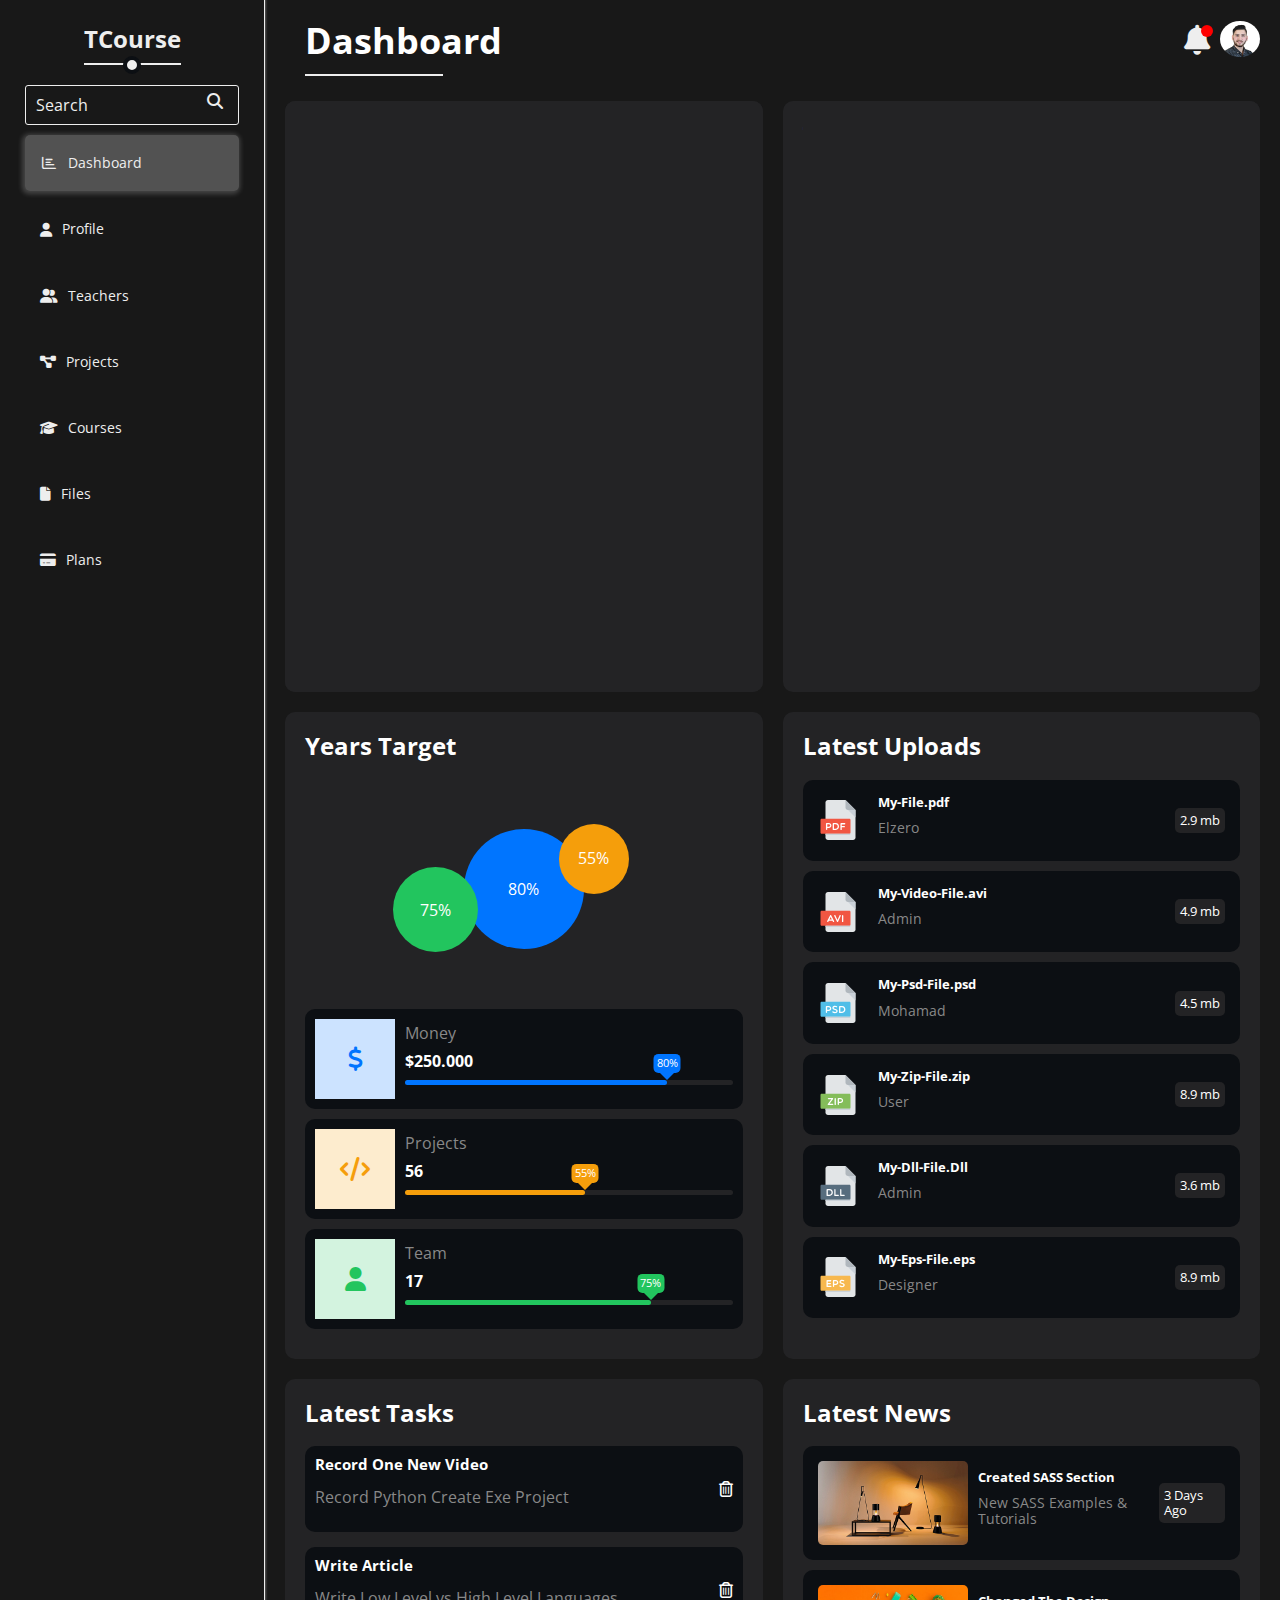
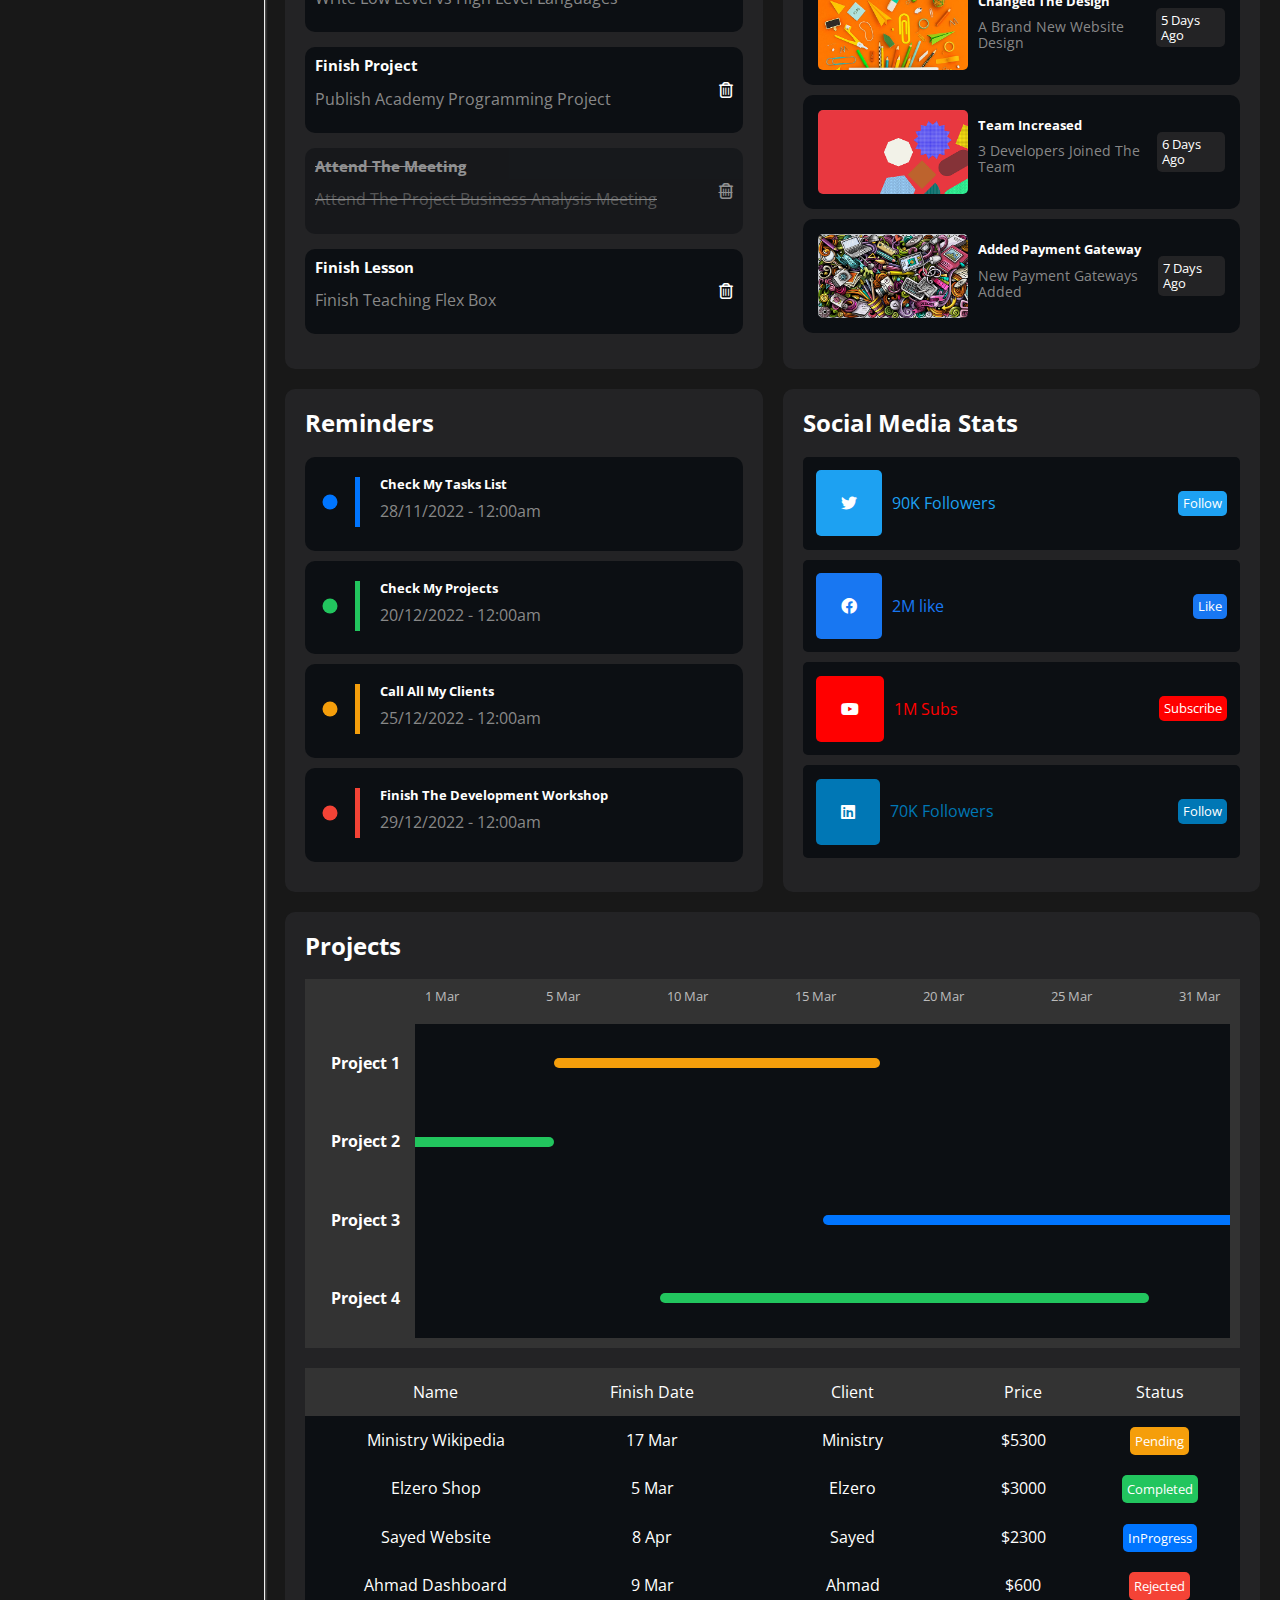
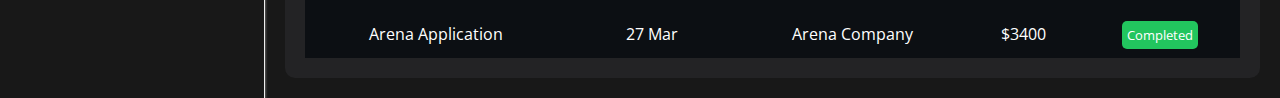
<file: index.html>
<!DOCTYPE html>
<html lang="en">
  <head>
    <meta charset="UTF-8" />
    <meta http-equiv="X-UA-Compatible" content="IE=edge" />
    <meta name="viewport" content="width=device-width, initial-scale=1.0" />
    <!-- Website Icon -->
    <link rel="shortcut icon" href="images/dashboard.png" type="image/x-icon">
    <!-- Normalizing File -->
    <link rel="stylesheet" href="css/normalize.css" />
    <!-- Font Awesome Library -->
    <link rel="stylesheet" href="css/all.min.css" />
    <!-- Google Fonts -->
    <link rel="preconnect" href="https://fonts.googleapis.com" />
    <link rel="preconnect" href="https://fonts.gstatic.com" crossorigin />
    <link
      href="https://fonts.googleapis.com/css2?family=Open+Sans:wght@300;400;500;600;700&display=swap"
      rel="stylesheet"
    />
    <!-- Main CSS File -->
    <link rel="stylesheet" href="css/main.css" />
    <title>TCourse</title>
  </head>
  <body>
    
    <div class="container">
      <!-- Start Navbar -->
      <div class="left-section">
        <nav class="navbar">
          <div class="logo">
            <h2><a href="#">TCourse</a></h2>
          </div>
          <ul>
            <li class="search">
              <input type="text" placeholder="Search" /><i
                class="fa-solid fa-magnifying-glass"
              ></i>
            </li>
            <li class="active">
              <a href="#"
                ><i class="fa-regular fa-chart-bar fa-fw"></i
                ><span>Dashboard</span></a
              >
            </li>
            <li>
              <a href="profile.html"
                ><i class="fa-solid fa-user"></i><span>Profile</span></a
              >
            </li>
            <li>
              <a href="teachers.html"
                ><i class="fa-solid fa-user-group"></i><span>Teachers</span></a
              >
            </li>
            <li>
              <a href="projects.html"
                ><i class="fa-sharp fa-solid fa-diagram-project"></i
                ><span>Projects</span></a
              >
            </li>
            <li>
              <a href="courses.html"
                ><i class="fa-sharp fa-solid fa-graduation-cap"></i
                ><span>Courses</span></a
              >
            </li>
            <li>
              <a href="files.html"
                ><i class="fa-sharp fa-solid fa-file"></i><span>Files</span></a
              >
            </li>
            <li>
              <a href="plans.html"
                ><i class="fa-sharp fa-solid fa-credit-card"></i
                ><span>Plans</span></a
              >
            </li>
          </ul>
        </nav>
      </div>
      <!-- End Navbar -->
      <div class="main-section">
        <header>
          <h3>Dashboard</h3>
          <div class="user-box">
            <a href="profile.html"
              ><div class="notifications"><i class="fa-solid fa-bell"></i></div
            ></a>
            <a href="profile.html"
              ><div class="user-image">
                <img src="images/personal.png" alt="" /></div
            ></a>
          </div>
        </header>
        <main class="dashboard">
          <div>
            <div class="monthly-analytics">
              <h4>Monthly Analytics</h4>
              <div class="overlay"></div>
              <div class="diagram">
                <div class="col">
                  <div
                    class="positive"
                    data-percentage="+30%"
                    style="height: 30%"
                  ></div>
                  <div data-colname="Projects"></div>
                </div>
                <div class="col">
                  <div
                    class="negative"
                    data-percentage="-20%"
                    style="height: 20%"
                  ></div>
                  <div data-colname="Employes"></div>
                </div>
                <div class="col">
                  <div
                    class="positive"
                    data-percentage="+40%"
                    style="height: 40%"
                  ></div>
                  <div data-colname="Money"></div>
                </div>
                <div class="col">
                  <div
                    class="positive"
                    data-percentage="+50%"
                    style="height: 50%"
                  ></div>
                  <div data-colname="Tasks"></div>
                </div>
                <div class="col">
                  <div
                    class="negative"
                    data-percentage="-30%"
                    style="height: 30%"
                  ></div>
                  <div data-colname="Stocks"></div>
                </div>
                <div class="col">
                  <div
                    class="positive"
                    data-percentage="+45%"
                    style="height: 45%"
                  ></div>
                  <div data-colname="Investors"></div>
                </div>
                <div class="col">
                  <div
                    class="positive"
                    data-percentage="+35%"
                    style="height: 35%"
                  ></div>
                  <div data-colname="Data"></div>
                </div>
                <div class="arrow left-top"></div>
                <div class="arrow right-bottom"></div>
              </div>
            </div>
            <div class="tickets-stats">
              <div class="overlay"></div>
              <h4>Tickets Statistics</h4>
              <p>Everything About Support Tickets</p>
              <div>
                <figure class="pie-chart"></figure>
              </div>
              <div class="info">
                <div>
                  <i class="fa-solid fa-spinner"></i>
                  <p>Pending</p>
                  <span>500</span>
                </div>
                <div>
                  <i class="fa-regular fa-circle-check"></i>
                  <p>Closed</p>
                  <span>1900</span>
                </div>
                <div>
                  <i class="fa-regular fa-rectangle-xmark"></i>
                  <p>Deleted</p>
                  <span>100</span>
                </div>
              </div>
            </div>
            <div class="years-target">
              <h4>Years Target</h4>
              <div class="circles">
                <div class="c1">80%</div>
                <div class="c2">75%</div>
                <div class="c3">55%</div>
              </div>
              <div class="info">
                <div>
                  <i class="fa-solid fa-dollar-sign"></i>
                  <div>
                    <p>Money</p>
                    <span>$250.000</span>
                    <div class="progress-bar">
                      <div
                        class="progress"
                        data-prog="80%"
                        style="width: 80%"
                      ></div>
                    </div>
                  </div>
                </div>
                <div>
                  <i class="fa-solid fa-code"></i>
                  <div>
                    <p>Projects</p>
                    <span>56</span>
                    <div class="progress-bar">
                      <div
                        class="progress"
                        data-prog="55%"
                        style="width: 55%"
                      ></div>
                    </div>
                  </div>
                </div>
                <div>
                  <i class="fa-solid fa-user"></i>
                  <div>
                    <p>Team</p>
                    <span>17</span>
                    <div class="progress-bar">
                      <div
                        class="progress"
                        data-prog="75%"
                        style="width: 75%"
                      ></div>
                    </div>
                  </div>
                </div>
              </div>
            </div>
            <div class="latest-uploads">
              <h4>Latest Uploads</h4>
              <div class="upload">
                <div>
                  <img src="images/pdf.svg" alt="" />
                  <div>
                    <h5>My-File.pdf</h5>
                    <p>Elzero</p>
                  </div>
                </div>
                <span>2.9 mb</span>
              </div>
              <div class="upload">
                <div>
                  <img src="images/avi.svg" alt="" />
                  <div>
                    <h5>My-Video-File.avi</h5>
                    <p>Admin</p>
                  </div>
                </div>
                <span>4.9 mb</span>
              </div>
              <div class="upload">
                <div>
                  <img src="images/psd.svg" alt="" />
                  <div>
                    <h5>My-Psd-File.psd</h5>
                    <p>Mohamad</p>
                  </div>
                </div>
                <span>4.5 mb</span>
              </div>
              <div class="upload">
                <div>
                  <img src="images/zip.svg" alt="" />
                  <div>
                    <h5>My-Zip-File.zip</h5>
                    <p>User</p>
                  </div>
                </div>
                <span>8.9 mb</span>
              </div>
              <div class="upload">
                <div>
                  <img src="images/dll.svg" alt="" />
                  <div>
                    <h5>My-Dll-File.Dll</h5>
                    <p>Admin</p>
                  </div>
                </div>
                <span>3.6 mb</span>
              </div>
              <div class="upload">
                <div>
                  <img src="images/eps.svg" alt="" />
                  <div>
                    <h5>My-Eps-File.eps</h5>
                    <p>Designer</p>
                  </div>
                </div>
                <span>8.9 mb</span>
              </div>
            </div>
            <div class="latest-tasks">
              <h4>Latest Tasks</h4>
              <div class="task">
                <div>
                  <h5>Record One New Video</h5>
                  <p>Record Python Create Exe Project</p>
                </div>
                <i class="fa-regular fa-trash-can"></i>
              </div>
              <div class="task">
                <div>
                  <h5>Write Article</h5>
                  <p>Write Low Level vs High Level Languages</p>
                </div>
                <i class="fa-regular fa-trash-can"></i>
              </div>
              <div class="task">
                <div>
                  <h5>Finish Project</h5>
                  <p>Publish Academy Programming Project</p>
                </div>
                <i class="fa-regular fa-trash-can"></i>
              </div>
              <div class="task completed">
                <div>
                  <h5>Attend The Meeting</h5>
                  <p>Attend The Project Business Analysis Meeting</p>
                </div>
                <i class="fa-regular fa-trash-can"></i>
              </div>
              <div class="task">
                <div>
                  <h5>Finish Lesson</h5>
                  <p>Finish Teaching Flex Box</p>
                </div>
                <i class="fa-regular fa-trash-can"></i>
              </div>
            </div>
            <div class="latest-news">
              <h4>Latest News</h4>
              <div class="new">
                <img src="images/news-01.png" alt="" />
                <div>
                  <h5>Created SASS Section</h5>
                  <p>New SASS Examples & Tutorials</p>
                </div>
                <span>3 Days Ago</span>
              </div>
              <div class="new">
                <img src="images/news-02.png" alt="" />
                <div>
                  <h5>Changed The Design</h5>
                  <p>A Brand New Website Design</p>
                </div>
                <span>5 Days Ago</span>
              </div>
              <div class="new">
                <img src="images/news-03.png" alt="" />
                <div>
                  <h5>Team Increased</h5>
                  <p>3 Developers Joined The Team</p>
                </div>
                <span>6 Days Ago</span>
              </div>
              <div class="new">
                <img src="images/news-04.png" alt="" />
                <div>
                  <h5>Added Payment Gateway</h5>
                  <p>New Payment Gateways Added</p>
                </div>
                <span>7 Days Ago</span>
              </div>
            </div>
            <div class="reminders">
              <h4>Reminders</h4>
              <div class="reminder">
                <div></div>
                <div>
                  <h5>Check My Tasks List</h5>
                  <p>28/11/2022 - 12:00am</p>
                </div>
              </div>
              <div class="reminder">
                <div></div>
                <div>
                  <h5>Check My Projects</h5>
                  <p>20/12/2022 - 12:00am</p>
                </div>
              </div>
              <div class="reminder">
                <div></div>
                <div>
                  <h5>Call All My Clients</h5>
                  <p>25/12/2022 - 12:00am</p>
                </div>
              </div>
              <div class="reminder">
                <div></div>
                <div>
                  <h5>Finish The Development Workshop</h5>
                  <p>29/12/2022 - 12:00am</p>
                </div>
              </div>
            </div>
            <div class="social-media-stats">
              <h4>Social Media Stats</h4>
              <div class="media">
                <i class="fa-brands fa-twitter"></i>
                <p>90K Followers</p>
                <span>Follow</span>
              </div>
              <div class="media">
                <i class="fa-brands fa-facebook"></i>
                <p>2M like</p>
                <span>Like</span>
              </div>
              <div class="media">
                <i class="fa-brands fa-youtube"></i>
                <p>1M Subs</p>
                <span>Subscribe</span>
              </div>
              <div class="media">
                <i class="fa-brands fa-linkedin"></i>
                <p>70K Followers</p>
                <span>Follow</span>
              </div>
            </div>
          </div>
          <div class="projects">
            <h4>Projects</h4>
            <div class="deadline">
              <table>
                <thead>
                  <tr>
                    <th></th>
                    <td>
                      <span>1 Mar</span>
                      <span>5 Mar</span>
                      <span>10 Mar</span>
                      <span>15 Mar</span>
                      <span>20 Mar</span>
                      <span>25 Mar</span>
                      <span>31 Mar</span>
                    </td>
                  </tr>
                </thead>
              </table>
              <table>
                <tbody>
                  <tr>
                    <th>Project 1</th>
                    <td><div></div></td>
                  </tr>
                  <tr>
                    <th>Project 2</th>
                    <td><div></div></td>
                  </tr>
                  <tr>
                    <th>Project 3</th>
                    <td><div></div></td>
                  </tr>
                  <tr>
                    <th>Project 4</th>
                    <td><div></div></td>
                  </tr>
                </tbody>
              </table>
            </div>
            <div class="details">
              <table>
                <thead>
                  <tr>
                    <td>Name</td>
                    <td>Finish Date</td>
                    <td>Client</td>
                    <td>Price</td>
                    <td>Status</td>
                  </tr>
                </thead>
                <tbody>
                  <tr>
                    <td>Ministry Wikipedia</td>
                    <td>17 Mar</td>
                    <td>Ministry</td>
                    <td>$5300</td>
                    <td><span class="pen">Pending</span></td>
                  </tr>
                  <tr>
                    <td>Elzero Shop</td>
                    <td>5 Mar</td>
                    <td>Elzero</td>
                    <td>$3000</td>
                    <td><span class="com">Completed</span></td>
                  </tr>
                  <tr>
                    <td>Sayed Website</td>
                    <td>8 Apr</td>
                    <td>Sayed</td>
                    <td>$2300</td>
                    <td><span class="inprog">InProgress</span></td>
                  </tr>
                  <tr>
                    <td>Ahmad Dashboard</td>
                    <td>9 Mar</td>
                    <td>Ahmad</td>
                    <td>$600</td>
                    <td><span class="rej">Rejected</span></td>
                  </tr>
                  <tr>
                    <td>Arena Application</td>
                    <td>27 Mar</td>
                    <td>Arena Company</td>
                    <td>$3400</td>
                    <td><span class="com">Completed</span></td>
                  </tr>
                </tbody>
              </table>
            </div>
          </div>
        </main>
      </div>
    </div>
  </body>
</html>
</file>
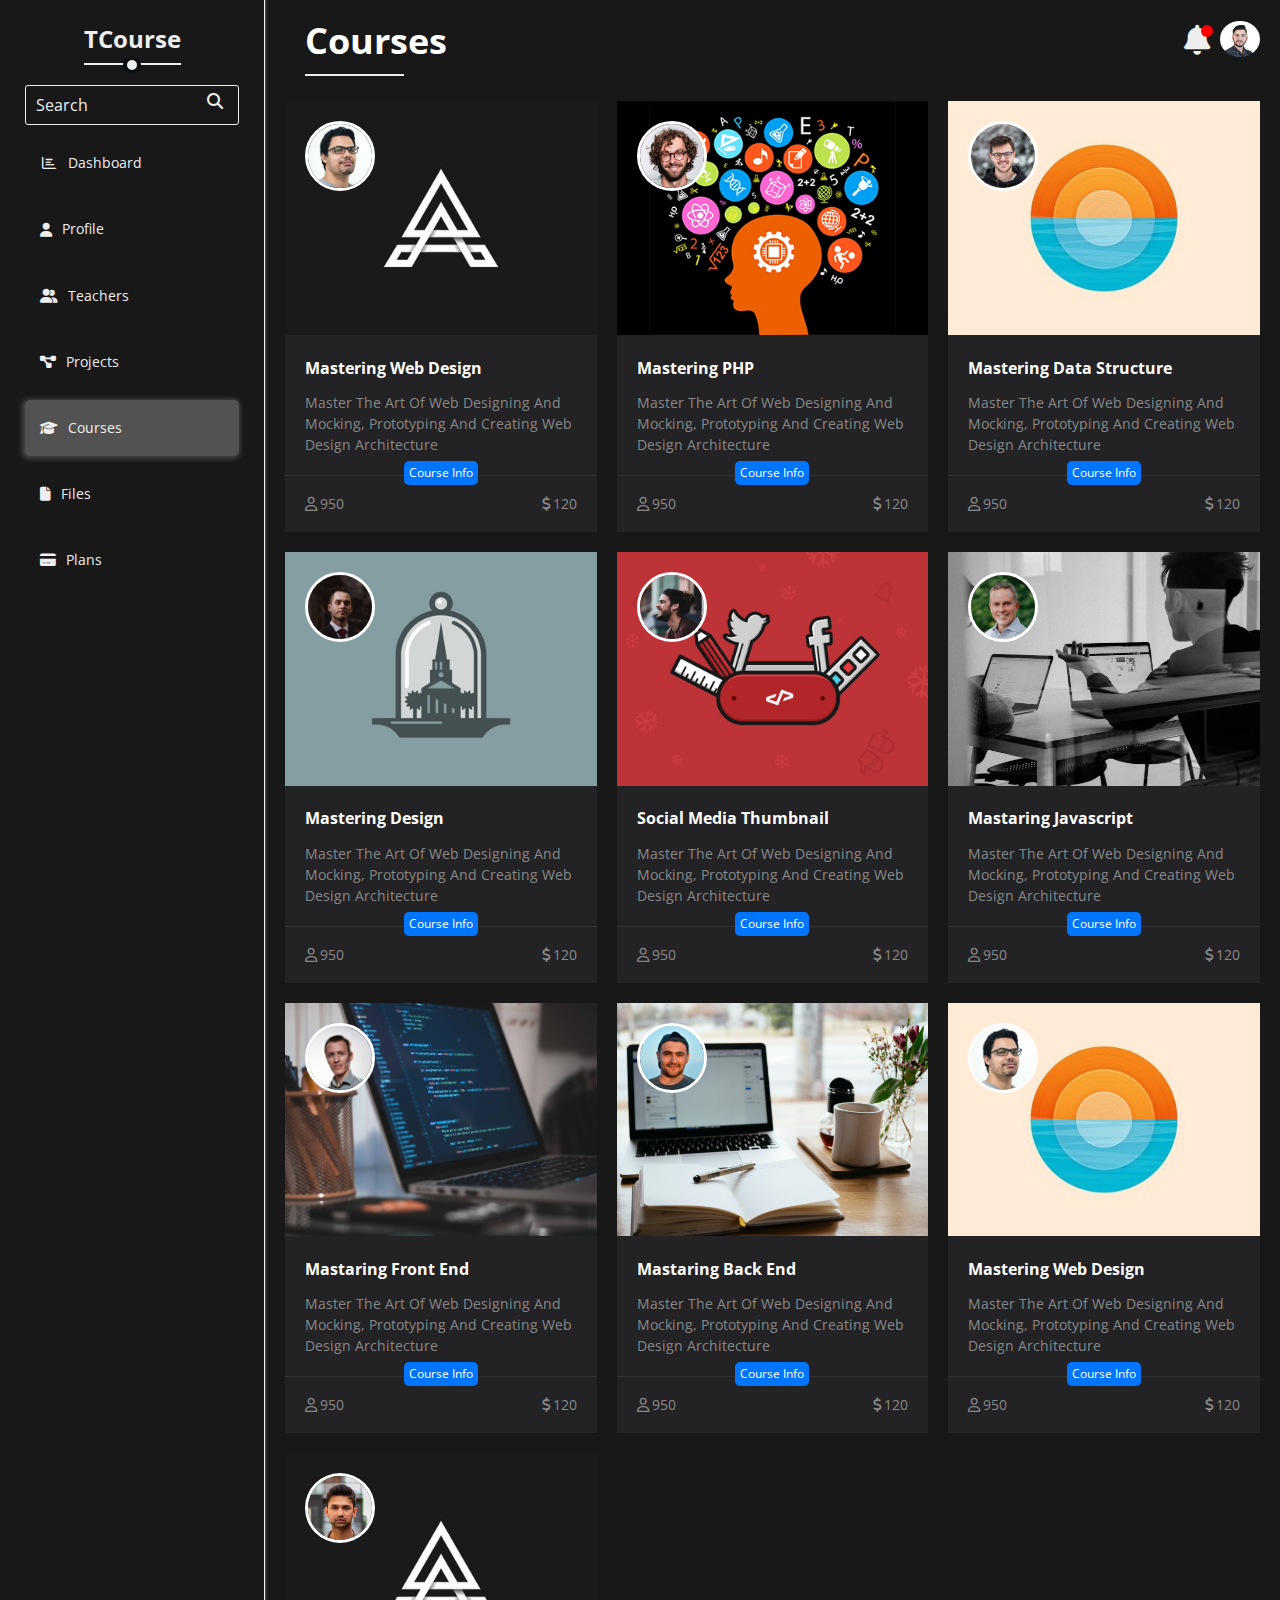
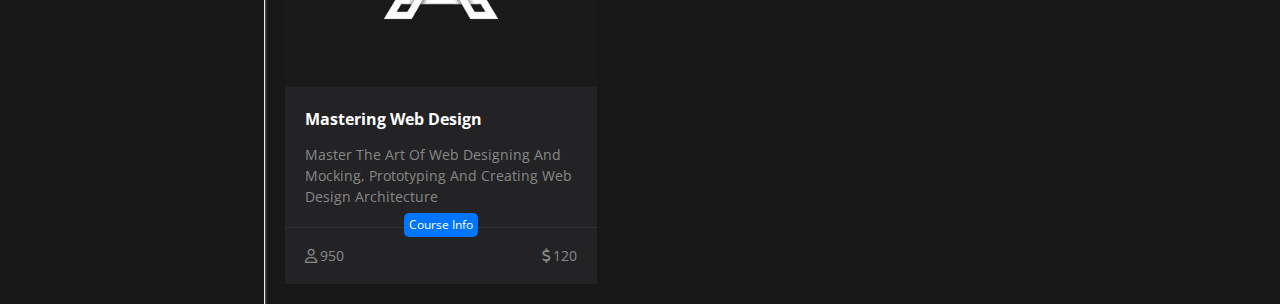
<file: courses.html>
<!DOCTYPE html>
<html lang="en">
  <head>
    <meta charset="UTF-8" />
    <meta http-equiv="X-UA-Compatible" content="IE=edge" />
    <meta name="viewport" content="width=device-width, initial-scale=1.0" />
    
    <!-- Website Icon -->
    <link rel="shortcut icon" href="images/dashboard.png" type="image/x-icon">
    <!-- Normalizing File -->
    <link rel="stylesheet" href="css/normalize.css" />
    <!-- Font Awesome Library -->
    <link rel="stylesheet" href="css/all.min.css" />
    <!-- Google Fonts -->
    <link rel="preconnect" href="https://fonts.googleapis.com" />
    <link rel="preconnect" href="https://fonts.gstatic.com" crossorigin />
    <link
      href="https://fonts.googleapis.com/css2?family=Open+Sans:wght@300;400;500;600;700&display=swap"
      rel="stylesheet"
    />
    <!-- Main CSS File -->
    <link rel="stylesheet" href="css/main.css" />
    <title>Courses</title>
  </head>
  <body>
    <div class="container">
      <!-- Start Navbar -->
      <div class="left-section">
        <nav class="navbar">
          <div class="logo">
            <h2><a href="#">TCourse</a></h2>
          </div>
          <ul>
            <li class="search">
              <input type="text" placeholder="Search" /><i
                class="fa-solid fa-magnifying-glass"
              ></i>
            </li>
            <li>
              <a href="index.html"
                ><i class="fa-regular fa-chart-bar fa-fw"></i
                ><span>Dashboard</span></a
              >
            </li>
            <li>
              <a href="profile.html"
                ><i class="fa-solid fa-user"></i><span>Profile</span></a
              >
            </li>
            <li>
              <a href="teachers.html"
                ><i class="fa-solid fa-user-group"></i><span>Teachers</span></a
              >
            </li>
            <li>
              <a href="projects.html"
                ><i class="fa-sharp fa-solid fa-diagram-project"></i
                ><span>Projects</span></a
              >
            </li>
            <li class="active">
              <a href="courses.html"
                ><i class="fa-sharp fa-solid fa-graduation-cap"></i
                ><span>Courses</span></a
              >
            </li>
            <li>
              <a href="files.html"
                ><i class="fa-sharp fa-solid fa-file"></i><span>Files</span></a
              >
            </li>
            <li>
              <a href="plans.html"
                ><i class="fa-sharp fa-solid fa-credit-card"></i
                ><span>Plans</span></a
              >
            </li>
          </ul>
        </nav>
      </div>
      <!-- End Navbar -->
      <div class="main-section">
        <header>
          <h3>Courses</h3>
          <div class="user-box">
            <a href="profile.html"
              ><div class="notifications"><i class="fa-solid fa-bell"></i></div
            ></a>
            <a href="profile.html"
              ><div class="user-image">
                <img src="images/personal.png" alt="" /></div
            ></a>
          </div>
        </header>
        <main class="courses">
          <div class="course">
            <div class="images">
              <img src="images/friend-08.jpg" alt="" class="instructor" />
              <img src="images/course-01.jpg" alt="" class="cover" />
            </div>
            <div>
              <h4>Mastering Web Design</h4>
              <p>
                Master The Art Of Web Designing And Mocking, Prototyping And
                Creating Web Design Architecture
              </p>
              <span>Course Info</span>
            </div>
            <div class="info">
              <span><i class="fa-regular fa-user"></i>950</span>
              <span><i class="fa-solid fa-dollar-sign"></i>120</span>
            </div>
          </div>
          <div class="course">
            <div class="images">
              <img src="images/friend-01.jpg" alt="" class="instructor" />
              <img src="images/course-02.jpg" alt="" class="cover" />
            </div>
            <div>
              <h4>Mastering PHP</h4>
              <p>
                Master The Art Of Web Designing And Mocking, Prototyping And
                Creating Web Design Architecture
              </p>
              <span>Course Info</span>
            </div>
            <div class="info">
              <span><i class="fa-regular fa-user"></i>950</span>
              <span><i class="fa-solid fa-dollar-sign"></i>120</span>
            </div>
          </div>
          <div class="course">
            <div class="images">
              <img src="images/friend-02.jpg" alt="" class="instructor" />
              <img src="images/course-03.jpg" alt="" class="cover" />
            </div>
            <div>
              <h4>Mastering Data Structure</h4>
              <p>
                Master The Art Of Web Designing And Mocking, Prototyping And
                Creating Web Design Architecture
              </p>
              <span>Course Info</span>
            </div>
            <div class="info">
              <span><i class="fa-regular fa-user"></i>950</span>
              <span><i class="fa-solid fa-dollar-sign"></i>120</span>
            </div>
          </div>
          <div class="course">
            <div class="images">
              <img src="images/friend-03.jpg" alt="" class="instructor" />
              <img src="images/course-04.jpg" alt="" class="cover" />
            </div>
            <div>
              <h4>Mastering Design</h4>
              <p>
                Master The Art Of Web Designing And Mocking, Prototyping And
                Creating Web Design Architecture
              </p>
              <span>Course Info</span>
            </div>
            <div class="info">
              <span><i class="fa-regular fa-user"></i>950</span>
              <span><i class="fa-solid fa-dollar-sign"></i>120</span>
            </div>
          </div>
          <div class="course">
            <div class="images">
              <img src="images/friend-04.jpg" alt="" class="instructor" />
              <img src="images/course-05.jpg" alt="" class="cover" />
            </div>
            <div>
              <h4>Social Media Thumbnail</h4>
              <p>
                Master The Art Of Web Designing And Mocking, Prototyping And
                Creating Web Design Architecture
              </p>
              <span>Course Info</span>
            </div>
            <div class="info">
              <span><i class="fa-regular fa-user"></i>950</span>
              <span><i class="fa-solid fa-dollar-sign"></i>120</span>
            </div>
          </div>
          <div class="course">
            <div class="images">
              <img src="images/friend-05.jpg" alt="" class="instructor" />
              <img src="images/course-06.jpg
              " alt="" class="cover" />
            </div>
            <div>
              <h4>Mastaring Javascript</h4>
              <p>
                Master The Art Of Web Designing And Mocking, Prototyping And
                Creating Web Design Architecture
              </p>
              <span>Course Info</span>
            </div>
            <div class="info">
              <span><i class="fa-regular fa-user"></i>950</span>
              <span><i class="fa-solid fa-dollar-sign"></i>120</span>
            </div>
          </div>
          <div class="course">
            <div class="images">
              <img src="images/friend-06.jpg" alt="" class="instructor" />
              <img src="images/course-07.jpg" alt="" class="cover" />
            </div>
            <div>
              <h4>Mastaring Front End </h4>
              <p>
                Master The Art Of Web Designing And Mocking, Prototyping And
                Creating Web Design Architecture
              </p>
              <span>Course Info</span>
            </div>
            <div class="info">
              <span><i class="fa-regular fa-user"></i>950</span>
              <span><i class="fa-solid fa-dollar-sign"></i>120</span>
            </div>
          </div>
          <div class="course">
            <div class="images">
              <img src="images/friend-07.jpg" alt="" class="instructor" />
              <img src="images/course-08.jpg" alt="" class="cover" />
            </div>
            <div>
              <h4>Mastaring Back End </h4>
              <p>
                Master The Art Of Web Designing And Mocking, Prototyping And
                Creating Web Design Architecture
              </p>
              <span>Course Info</span>
            </div>
            <div class="info">
              <span><i class="fa-regular fa-user"></i>950</span>
              <span><i class="fa-solid fa-dollar-sign"></i>120</span>
            </div>
          </div>
          <div class="course">
            <div class="images">
              <img src="images/friend-08.jpg" alt="" class="instructor" />
              <img src="images/course-03.jpg" alt="" class="cover" />
            </div>
            <div>
              <h4>Mastering Web Design</h4>
              <p>
                Master The Art Of Web Designing And Mocking, Prototyping And
                Creating Web Design Architecture
              </p>
              <span>Course Info</span>
            </div>
            <div class="info">
              <span><i class="fa-regular fa-user"></i>950</span>
              <span><i class="fa-solid fa-dollar-sign"></i>120</span>
            </div>
          </div>
          <div class="course">
            <div class="images">
              <img src="images/friend-09.jpg" alt="" class="instructor" />
              <img src="images/course-01.jpg" alt="" class="cover" />
            </div>
            <div>
              <h4>Mastering Web Design</h4>
              <p>
                Master The Art Of Web Designing And Mocking, Prototyping And
                Creating Web Design Architecture
              </p>
              <span>Course Info</span>
            </div>
            <div class="info">
              <span><i class="fa-regular fa-user"></i>950</span>
              <span><i class="fa-solid fa-dollar-sign"></i>120</span>
            </div>
          </div>
        </main>
      </div>
    </div>
    <link rel="stylesheet" href="js/all.min.js" />
  </body>
</html>
</file>
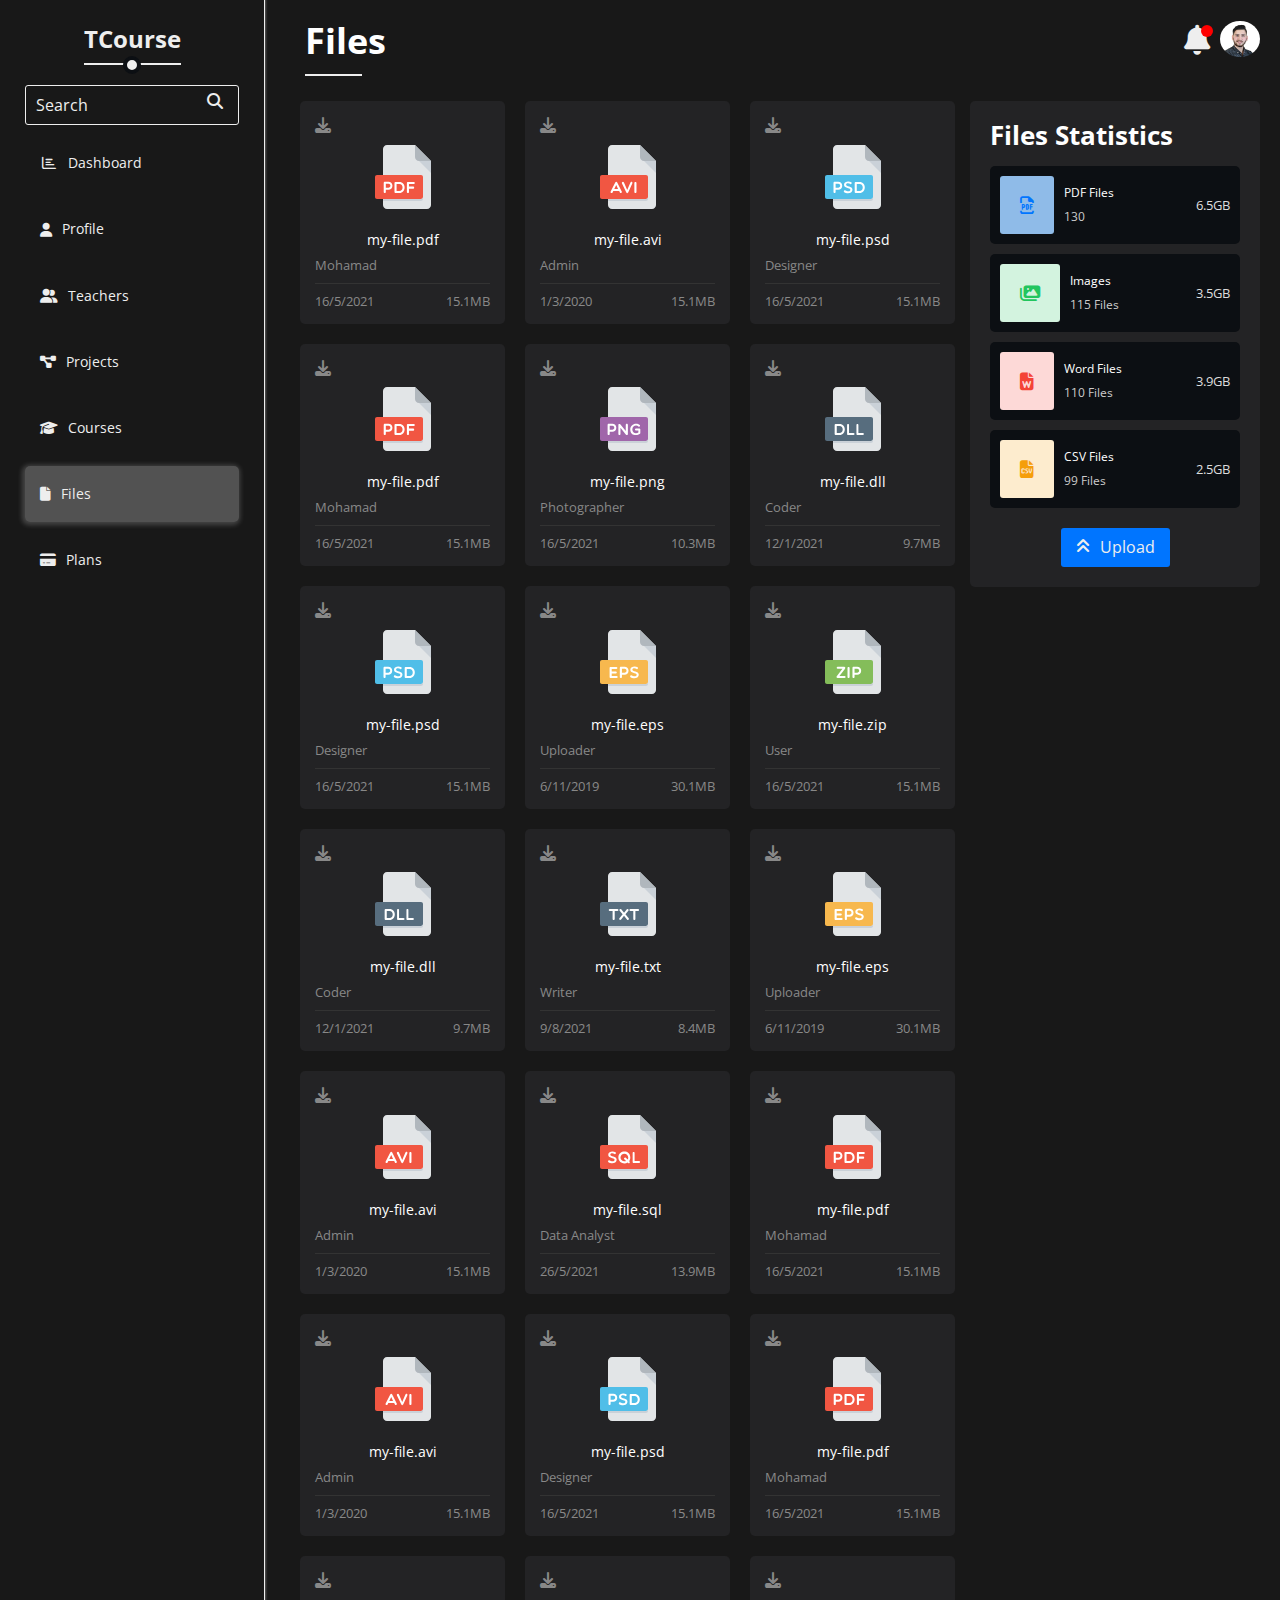
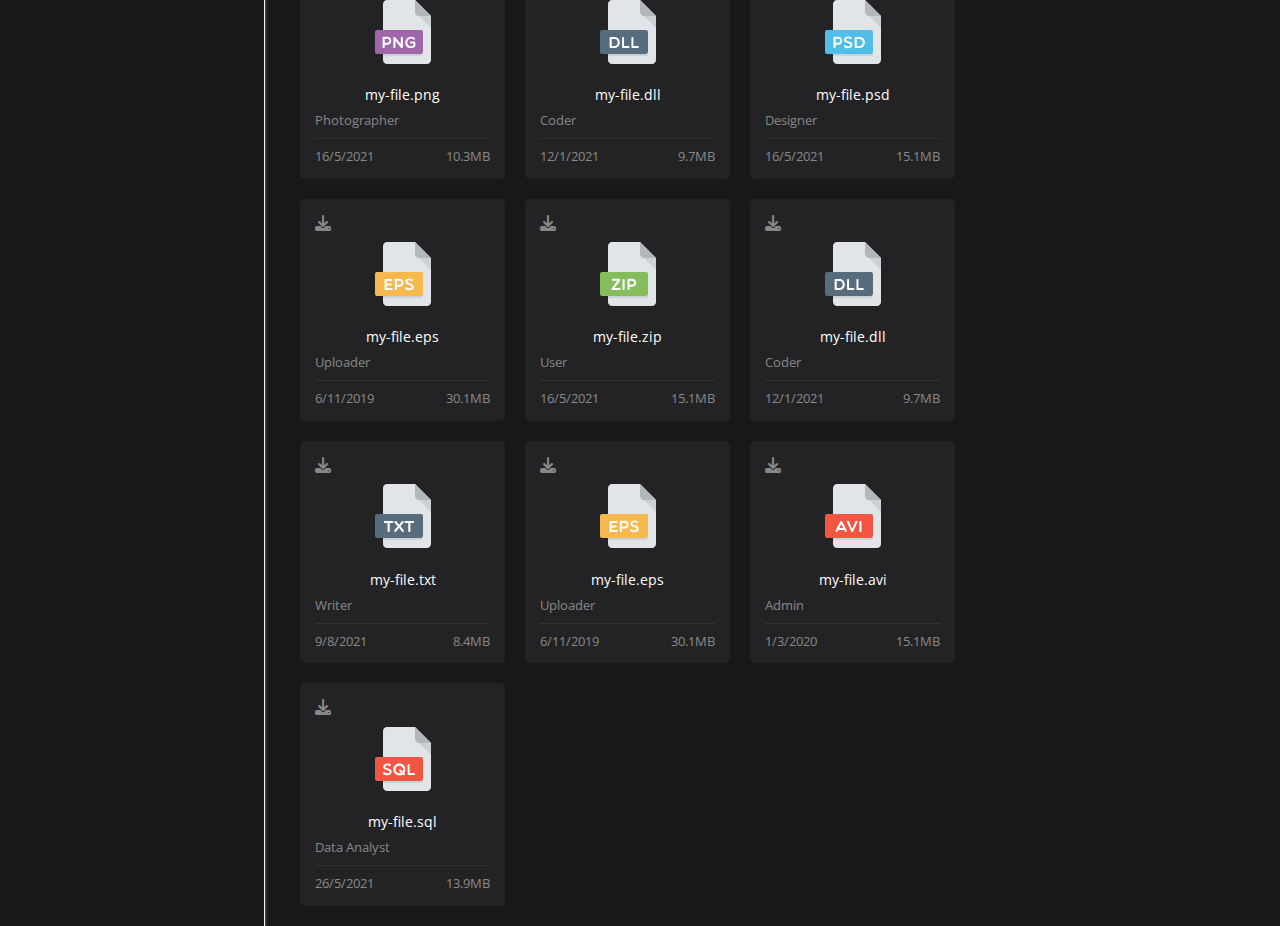
<file: files.html>
<!DOCTYPE html>
<html lang="en">
  <head>
    <meta charset="UTF-8" />
    <meta http-equiv="X-UA-Compatible" content="IE=edge" />
    <meta name="viewport" content="width=device-width, initial-scale=1.0" />
    <!-- Website Icon -->
    <link rel="shortcut icon" href="images/dashboard.png" type="image/x-icon">
    <!-- Normalizing File -->
    <link rel="stylesheet" href="css/normalize.css" />
    <!-- Font Awesome Library -->
    <link rel="stylesheet" href="css/all.min.css" />
    <!-- Google Fonts -->
    <link rel="preconnect" href="https://fonts.googleapis.com" />
    <link rel="preconnect" href="https://fonts.gstatic.com" crossorigin />
    <link
      href="https://fonts.googleapis.com/css2?family=Open+Sans:wght@300;400;500;600;700&display=swap"
      rel="stylesheet"
    />
    <!-- Main CSS File -->
    <link rel="stylesheet" href="css/main.css" />
    <title>Files</title>
  </head>
  <body>
    <div class="container">
      <!-- Start Navbar -->
      <div class="left-section">
        <nav class="navbar">
          <div class="logo">
            <h2><a href="#">TCourse</a></h2>
          </div>
          <ul>
            <li class="search">
              <input type="text" placeholder="Search" /><i
                class="fa-solid fa-magnifying-glass"
              ></i>
            </li>
            <li>
              <a href="index.html"
                ><i class="fa-regular fa-chart-bar fa-fw"></i
                ><span>Dashboard</span></a
              >
            </li>
            <li>
              <a href="profile.html"
                ><i class="fa-solid fa-user"></i><span>Profile</span></a
              >
            </li>
            <li>
              <a href="teachers.html"
                ><i class="fa-solid fa-user-group"></i><span>Teachers</span></a
              >
            </li>
            <li>
              <a href="projects.html"
                ><i class="fa-sharp fa-solid fa-diagram-project"></i
                ><span>Projects</span></a
              >
            </li>
            <li>
              <a href="courses.html"
                ><i class="fa-sharp fa-solid fa-graduation-cap"></i
                ><span>Courses</span></a
              >
            </li>
            <li class="active">
              <a href="files.html"
                ><i class="fa-sharp fa-solid fa-file"></i><span>Files</span></a
              >
            </li>
            <li>
              <a href="plans.html"
                ><i class="fa-sharp fa-solid fa-credit-card"></i
                ><span>Plans</span></a
              >
            </li>
          </ul>
        </nav>
      </div>
      <!-- End Navbar -->
      <div class="main-section">
        <header>
          <h3>Files</h3>
          <div class="user-box">
            <a href="profile.html"
              ><div class="notifications"><i class="fa-solid fa-bell"></i></div
            ></a>
            <a href="profile.html"
              ><div class="user-image">
                <img src="images/personal.png" alt="" /></div
            ></a>
          </div>
        </header>
        <main class="files">
          <div class="files-stats">
            <h4>Files Statistics</h4>
            <div>
              <i class="fa-regular fa-file-pdf"></i>
              <div class="info"><span>PDF Files</span><span>130</span></div>
              <div class="size">6.5GB</div>
            </div>
            <div>
              <i class="fa-solid fa-images"></i>
              <div class="info"><span>Images</span><span>115 Files</span></div>
              <div class="size">3.5GB</div>
            </div>
            <div>
              <i class="fa-solid fa-file-word"></i>
              <div class="info">
                <span>Word Files</span><span>110 Files</span>
              </div>
              <div class="size">3.9GB</div>
            </div>
            <div>
              <i class="fa-solid fa-file-csv"></i>
              <div class="info">
                <span>CSV Files</span><span>99 Files</span>
              </div>
              <div class="size">2.5GB</div>
            </div>
            <button>
              <i class="fa-solid fa-angles-up"></i><span>Upload</span>
            </button>
          </div>
          <div class="files-content">
            <div class="file">
              <i class="fa-solid fa-download"></i>
              <div class="icon"><img src="images/pdf.svg" alt="" /></div>
              <div>my-file.pdf</div>
              <p>Mohamad</p>
              <div class="info"><span>16/5/2021</span><span>15.1MB</span></div>
            </div>
            <div class="file">
              <i class="fa-solid fa-download"></i>
              <div class="icon"><img src="images/avi.svg" alt="" /></div>
              <div>my-file.avi</div>
              <p>Admin</p>
              <div class="info"><span>1/3/2020</span><span>15.1MB</span></div>
            </div>
            <div class="file">
              <i class="fa-solid fa-download"></i>
              <div class="icon"><img src="images/psd.svg" alt="" /></div>
              <div>my-file.psd</div>
              <p>Designer</p>
              <div class="info"><span>16/5/2021</span><span>15.1MB</span></div>
            </div>
            <div class="file">
              <i class="fa-solid fa-download"></i>
              <div class="icon"><img src="images/pdf.svg" alt="" /></div>
              <div>my-file.pdf</div>
              <p>Mohamad</p>
              <div class="info"><span>16/5/2021</span><span>15.1MB</span></div>
            </div>
            <div class="file">
              <i class="fa-solid fa-download"></i>
              <div class="icon"><img src="images/png.svg" alt="" /></div>
              <div>my-file.png</div>
              <p>Photographer</p>
              <div class="info"><span>16/5/2021</span><span>10.3MB</span></div>
            </div>
            <div class="file">
              <i class="fa-solid fa-download"></i>
              <div class="icon"><img src="images/dll.svg" alt="" /></div>
              <div>my-file.dll</div>
              <p>Coder</p>
              <div class="info"><span>12/1/2021</span><span>9.7MB</span></div>
            </div>
            <div class="file">
              <i class="fa-solid fa-download"></i>
              <div class="icon"><img src="images/psd.svg" alt="" /></div>
              <div>my-file.psd</div>
              <p>Designer</p>
              <div class="info"><span>16/5/2021</span><span>15.1MB</span></div>
            </div>
            <div class="file">
              <i class="fa-solid fa-download"></i>
              <div class="icon"><img src="images/eps.svg" alt="" /></div>
              <div>my-file.eps</div>
              <p>Uploader</p>
              <div class="info"><span>6/11/2019</span><span>30.1MB</span></div>
            </div>
            <div class="file">
              <i class="fa-solid fa-download"></i>
              <div class="icon"><img src="images/zip.svg" alt="" /></div>
              <div>my-file.zip</div>
              <p>User</p>
              <div class="info"><span>16/5/2021</span><span>15.1MB</span></div>
            </div>
            <div class="file">
              <i class="fa-solid fa-download"></i>
              <div class="icon"><img src="images/dll.svg" alt="" /></div>
              <div>my-file.dll</div>
              <p>Coder</p>
              <div class="info"><span>12/1/2021</span><span>9.7MB</span></div>
            </div>
            <div class="file">
              <i class="fa-solid fa-download"></i>
              <div class="icon"><img src="images/txt.svg" alt="" /></div>
              <div>my-file.txt</div>
              <p>Writer</p>
              <div class="info"><span>9/8/2021</span><span>8.4MB</span></div>
            </div>
            <div class="file">
              <i class="fa-solid fa-download"></i>
              <div class="icon"><img src="images/eps.svg" alt="" /></div>
              <div>my-file.eps</div>
              <p>Uploader</p>
              <div class="info"><span>6/11/2019</span><span>30.1MB</span></div>
            </div>
            <div class="file">
              <i class="fa-solid fa-download"></i>
              <div class="icon"><img src="images/avi.svg" alt="" /></div>
              <div>my-file.avi</div>
              <p>Admin</p>
              <div class="info"><span>1/3/2020</span><span>15.1MB</span></div>
            </div>
            <div class="file">
              <i class="fa-solid fa-download"></i>
              <div class="icon"><img src="images/sql.svg" alt="" /></div>
              <div>my-file.sql</div>
              <p>Data Analyst</p>
              <div class="info"><span>26/5/2021</span><span>13.9MB</span></div>
            </div>
            <div class="file">
              <i class="fa-solid fa-download"></i>
              <div class="icon"><img src="images/pdf.svg" alt="" /></div>
              <div>my-file.pdf</div>
              <p>Mohamad</p>
              <div class="info"><span>16/5/2021</span><span>15.1MB</span></div>
            </div>
            <div class="file">
              <i class="fa-solid fa-download"></i>
              <div class="icon"><img src="images/avi.svg" alt="" /></div>
              <div>my-file.avi</div>
              <p>Admin</p>
              <div class="info"><span>1/3/2020</span><span>15.1MB</span></div>
            </div>
            <div class="file">
              <i class="fa-solid fa-download"></i>
              <div class="icon"><img src="images/psd.svg" alt="" /></div>
              <div>my-file.psd</div>
              <p>Designer</p>
              <div class="info"><span>16/5/2021</span><span>15.1MB</span></div>
            </div>
            <div class="file">
              <i class="fa-solid fa-download"></i>
              <div class="icon"><img src="images/pdf.svg" alt="" /></div>
              <div>my-file.pdf</div>
              <p>Mohamad</p>
              <div class="info"><span>16/5/2021</span><span>15.1MB</span></div>
            </div>
            <div class="file">
              <i class="fa-solid fa-download"></i>
              <div class="icon"><img src="images/png.svg" alt="" /></div>
              <div>my-file.png</div>
              <p>Photographer</p>
              <div class="info"><span>16/5/2021</span><span>10.3MB</span></div>
            </div>
            <div class="file">
              <i class="fa-solid fa-download"></i>
              <div class="icon"><img src="images/dll.svg" alt="" /></div>
              <div>my-file.dll</div>
              <p>Coder</p>
              <div class="info"><span>12/1/2021</span><span>9.7MB</span></div>
            </div>
            <div class="file">
              <i class="fa-solid fa-download"></i>
              <div class="icon"><img src="images/psd.svg" alt="" /></div>
              <div>my-file.psd</div>
              <p>Designer</p>
              <div class="info"><span>16/5/2021</span><span>15.1MB</span></div>
            </div>
            <div class="file">
              <i class="fa-solid fa-download"></i>
              <div class="icon"><img src="images/eps.svg" alt="" /></div>
              <div>my-file.eps</div>
              <p>Uploader</p>
              <div class="info"><span>6/11/2019</span><span>30.1MB</span></div>
            </div>
            <div class="file">
              <i class="fa-solid fa-download"></i>
              <div class="icon"><img src="images/zip.svg" alt="" /></div>
              <div>my-file.zip</div>
              <p>User</p>
              <div class="info"><span>16/5/2021</span><span>15.1MB</span></div>
            </div>
            <div class="file">
              <i class="fa-solid fa-download"></i>
              <div class="icon"><img src="images/dll.svg" alt="" /></div>
              <div>my-file.dll</div>
              <p>Coder</p>
              <div class="info"><span>12/1/2021</span><span>9.7MB</span></div>
            </div>
            <div class="file">
              <i class="fa-solid fa-download"></i>
              <div class="icon"><img src="images/txt.svg" alt="" /></div>
              <div>my-file.txt</div>
              <p>Writer</p>
              <div class="info"><span>9/8/2021</span><span>8.4MB</span></div>
            </div>
            <div class="file">
              <i class="fa-solid fa-download"></i>
              <div class="icon"><img src="images/eps.svg" alt="" /></div>
              <div>my-file.eps</div>
              <p>Uploader</p>
              <div class="info"><span>6/11/2019</span><span>30.1MB</span></div>
            </div>
            <div class="file">
              <i class="fa-solid fa-download"></i>
              <div class="icon"><img src="images/avi.svg" alt="" /></div>
              <div>my-file.avi</div>
              <p>Admin</p>
              <div class="info"><span>1/3/2020</span><span>15.1MB</span></div>
            </div>
            <div class="file">
              <i class="fa-solid fa-download"></i>
              <div class="icon"><img src="images/sql.svg" alt="" /></div>
              <div>my-file.sql</div>
              <p>Data Analyst</p>
              <div class="info"><span>26/5/2021</span><span>13.9MB</span></div>
            </div>
          </div>
        </main>
      </div>
    </div>
    <link rel="stylesheet" href="js/all.min.js" />
  </body>
</html>
</file>
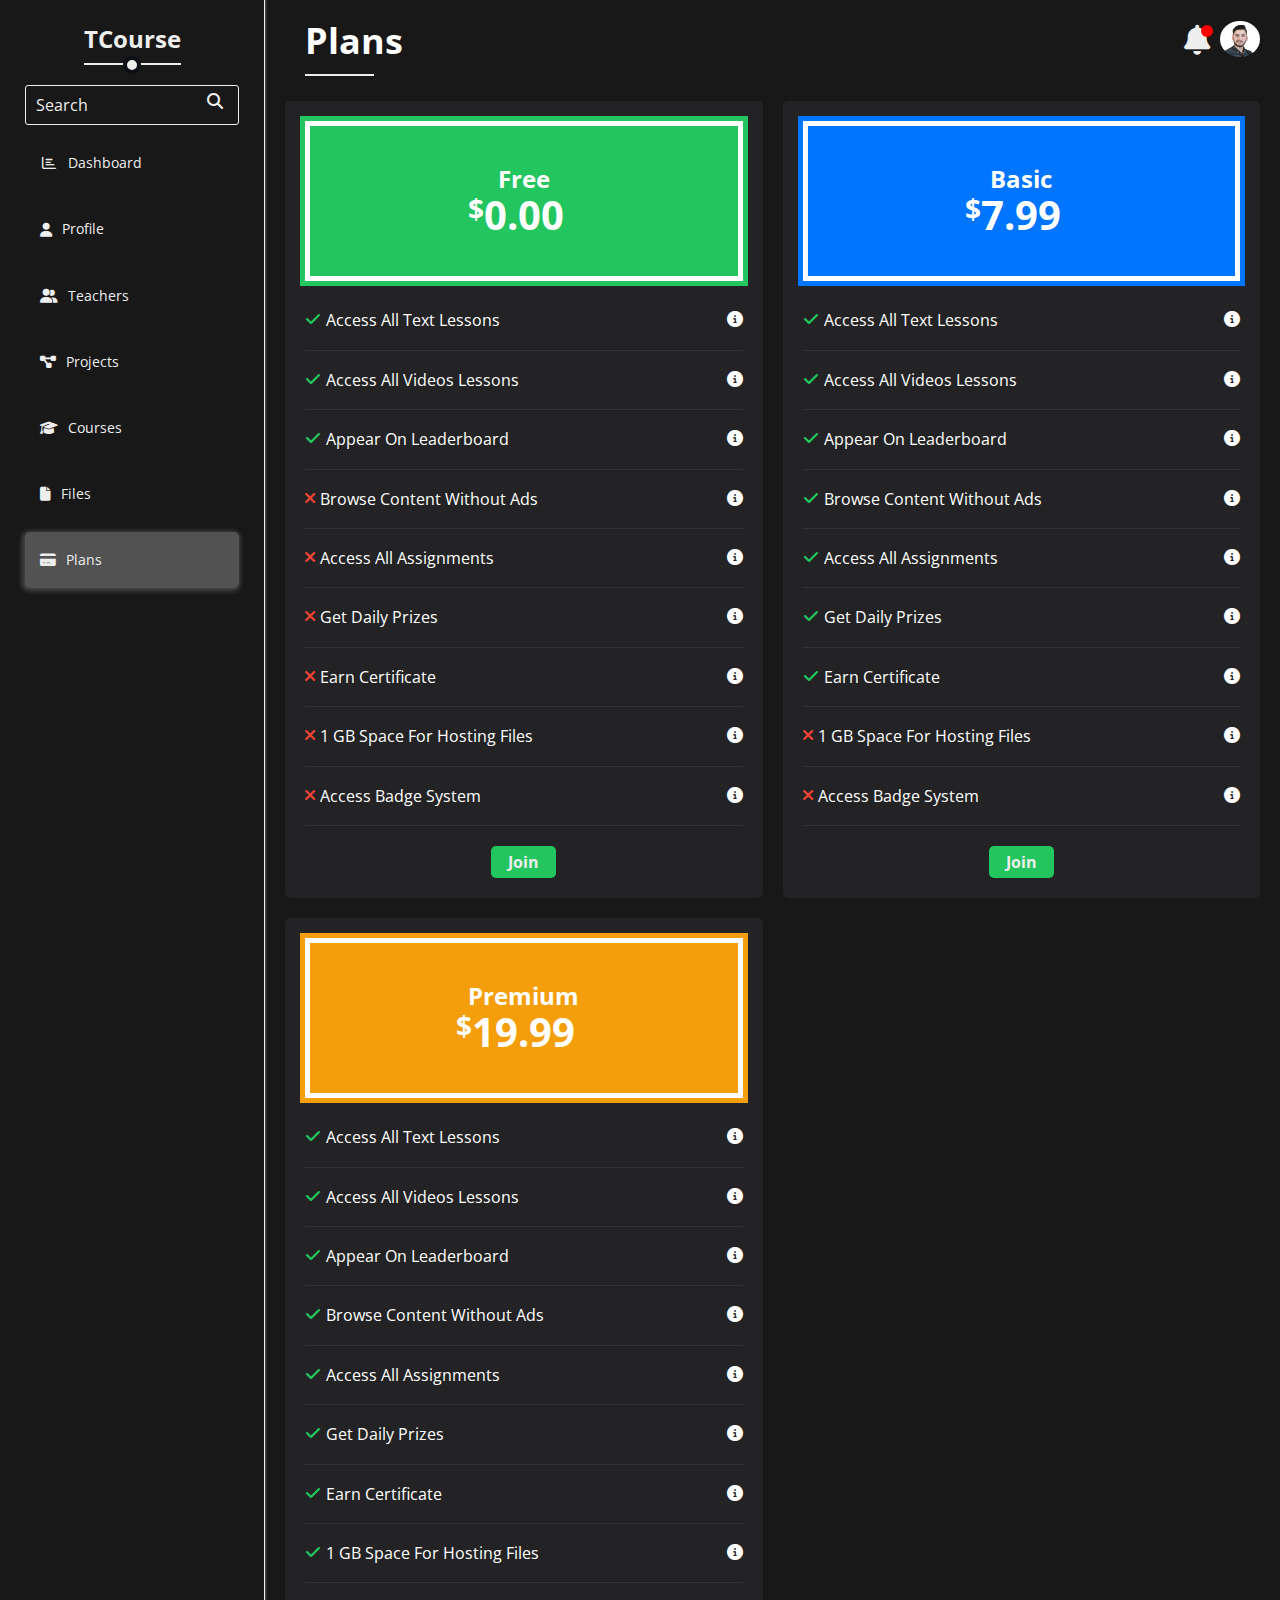
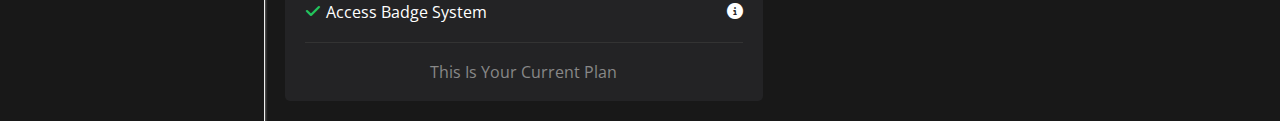
<file: plans.html>
<!DOCTYPE html>
<html lang="en">
  <head>
    <meta charset="UTF-8" />
    <meta http-equiv="X-UA-Compatible" content="IE=edge" />
    <meta name="viewport" content="width=device-width, initial-scale=1.0" />
    <!-- Website Icon -->
    <link rel="shortcut icon" href="images/dashboard.png" type="image/x-icon">
    <!-- Normalizing File -->
    <link rel="stylesheet" href="css/normalize.css" />
    <!-- Font Awesome Library -->
    <link rel="stylesheet" href="css/all.min.css" />
    <!-- Google Fonts -->
    <link rel="preconnect" href="https://fonts.googleapis.com" />
    <link rel="preconnect" href="https://fonts.gstatic.com" crossorigin />
    <link
      href="https://fonts.googleapis.com/css2?family=Open+Sans:wght@300;400;500;600;700&display=swap"
      rel="stylesheet"
    />
    <!-- Main CSS File -->
    <link rel="stylesheet" href="css/main.css" />
    <title>Plans</title>
  </head>
  <body>
    <div class="container">
      <!-- Start Navbar -->
      <div class="left-section">
        <nav class="navbar">
          <div class="logo">
            <h2><a href="#">TCourse</a></h2>
          </div>
          <ul>
            <li class="search">
              <input type="text" placeholder="Search" /><i
                class="fa-solid fa-magnifying-glass"
              ></i>
            </li>
            <li>
              <a href="index.html"
                ><i class="fa-regular fa-chart-bar fa-fw"></i
                ><span>Dashboard</span></a
              >
            </li>
            <li>
              <a href="profile.html"
                ><i class="fa-solid fa-user"></i><span>Profile</span></a
              >
            </li>
            <li>
              <a href="teachers.html"
                ><i class="fa-solid fa-user-group"></i><span>Teachers</span></a
              >
            </li>
            <li>
              <a href="projects.html"
                ><i class="fa-sharp fa-solid fa-diagram-project"></i
                ><span>Projects</span></a
              >
            </li>
            <li>
              <a href="courses.html"
                ><i class="fa-sharp fa-solid fa-graduation-cap"></i
                ><span>Courses</span></a
              >
            </li>
            <li>
              <a href="files.html"
                ><i class="fa-sharp fa-solid fa-file"></i><span>Files</span></a
              >
            </li>
            <li class="active">
              <a href="plans.html"
                ><i class="fa-sharp fa-solid fa-credit-card"></i
                ><span>Plans</span></a
              >
            </li>
          </ul>
        </nav>
      </div>
      <!-- End Navbar -->
      <div class="main-section">
        <header>
          <h3>Plans</h3>
          <div class="user-box">
            <a href="profile.html"
              ><div class="notifications"><i class="fa-solid fa-bell"></i></div
            ></a>
            <a href="profile.html"
              ><div class="user-image">
                <img src="images/personal.png" alt="" /></div
            ></a>
          </div>
        </header>
        <main class="plans">
          <div class="plan">
            <div class="top"><span>Free</span><span>0.00</span></div>
            <div class="features">
              <div class="feature">
                <i class="fa-solid fa-check"></i>
                <p>Access All Text Lessons</p>
                <i class="fa-solid fa-circle-info"></i>
              </div>
              <div class="feature">
                <i class="fa-solid fa-check"></i>
                <p>Access All Videos Lessons</p>
                <i class="fa-solid fa-circle-info"></i>
              </div>
              <div class="feature">
                <i class="fa-solid fa-check"></i>
                <p>Appear On Leaderboard</p>
                <i class="fa-solid fa-circle-info"></i>
              </div>
              <div class="feature">
                <i class="fa-solid fa-xmark"></i>
                <p>Browse Content Without Ads</p>
                <i class="fa-solid fa-circle-info"></i>
              </div>
              <div class="feature">
                <i class="fa-solid fa-xmark"></i>
                <p>Access All Assignments</p>
                <i class="fa-solid fa-circle-info"></i>
              </div>
              <div class="feature">
                <i class="fa-solid fa-xmark"></i>
                <p>Get Daily Prizes</p>
                <i class="fa-solid fa-circle-info"></i>
              </div>
              <div class="feature">
                <i class="fa-solid fa-xmark"></i>
                <p>Earn Certificate</p>
                <i class="fa-solid fa-circle-info"></i>
              </div>
              <div class="feature">
                <i class="fa-solid fa-xmark"></i>
                <p>1 GB Space For Hosting Files</p>
                <i class="fa-solid fa-circle-info"></i>
              </div>
              <div class="feature">
                <i class="fa-solid fa-xmark"></i>
                <p>Access Badge System</p>
                <i class="fa-solid fa-circle-info"></i>
              </div>
            </div>
            <button>Join</button>
          </div>
          <div class="plan">
            <div class="top"><span>Basic</span><span>7.99</span></div>
            <div class="features">
              <div class="feature">
                <i class="fa-solid fa-check"></i>
                <p>Access All Text Lessons</p>
                <i class="fa-solid fa-circle-info"></i>
              </div>
              <div class="feature">
                <i class="fa-solid fa-check"></i>
                <p>Access All Videos Lessons</p>
                <i class="fa-solid fa-circle-info"></i>
              </div>
              <div class="feature">
                <i class="fa-solid fa-check"></i>
                <p>Appear On Leaderboard</p>
                <i class="fa-solid fa-circle-info"></i>
              </div>
              <div class="feature">
                <i class="fa-solid fa-check"></i>
                <p>Browse Content Without Ads</p>
                <i class="fa-solid fa-circle-info"></i>
              </div>
              <div class="feature">
                <i class="fa-solid fa-check"></i>
                <p>Access All Assignments</p>
                <i class="fa-solid fa-circle-info"></i>
              </div>
              <div class="feature">
                <i class="fa-solid fa-check"></i>
                <p>Get Daily Prizes</p>
                <i class="fa-solid fa-circle-info"></i>
              </div>
              <div class="feature">
                <i class="fa-solid fa-check"></i>
                <p>Earn Certificate</p>
                <i class="fa-solid fa-circle-info"></i>
              </div>
              <div class="feature">
                <i class="fa-solid fa-xmark"></i>
                <p>1 GB Space For Hosting Files</p>
                <i class="fa-solid fa-circle-info"></i>
              </div>
              <div class="feature">
                <i class="fa-solid fa-xmark"></i>
                <p>Access Badge System</p>
                <i class="fa-solid fa-circle-info"></i>
              </div>
            </div>
            <button>Join</button>
          </div>
          <div class="plan">
            <div class="top"><span>Premium</span><span>19.99</span></div>
            <div class="features">
              <div class="feature">
                <i class="fa-solid fa-check"></i>
                <p>Access All Text Lessons</p>
                <i class="fa-solid fa-circle-info"></i>
              </div>
              <div class="feature">
                <i class="fa-solid fa-check"></i>
                <p>Access All Videos Lessons</p>
                <i class="fa-solid fa-circle-info"></i>
              </div>
              <div class="feature">
                <i class="fa-solid fa-check"></i>
                <p>Appear On Leaderboard</p>
                <i class="fa-solid fa-circle-info"></i>
              </div>
              <div class="feature">
                <i class="fa-solid fa-check"></i>
                <p>Browse Content Without Ads</p>
                <i class="fa-solid fa-circle-info"></i>
              </div>
              <div class="feature">
                <i class="fa-solid fa-check"></i>
                <p>Access All Assignments</p>
                <i class="fa-solid fa-circle-info"></i>
              </div>
              <div class="feature">
                <i class="fa-solid fa-check"></i>
                <p>Get Daily Prizes</p>
                <i class="fa-solid fa-circle-info"></i>
              </div>
              <div class="feature">
                <i class="fa-solid fa-check"></i>
                <p>Earn Certificate</p>
                <i class="fa-solid fa-circle-info"></i>
              </div>
              <div class="feature">
                <i class="fa-solid fa-check"></i>
                <p>1 GB Space For Hosting Files</p>
                <i class="fa-solid fa-circle-info"></i>
              </div>
              <div class="feature">
                <i class="fa-solid fa-check"></i>
                <p>Access Badge System</p>
                <i class="fa-solid fa-circle-info"></i>
              </div>
            </div>
            <p>This Is Your Current Plan</p>
          </div>
        </main>
      </div>
    </div>
    <link rel="stylesheet" href="js/all.min.js" />
  </body>
</html>
</file>
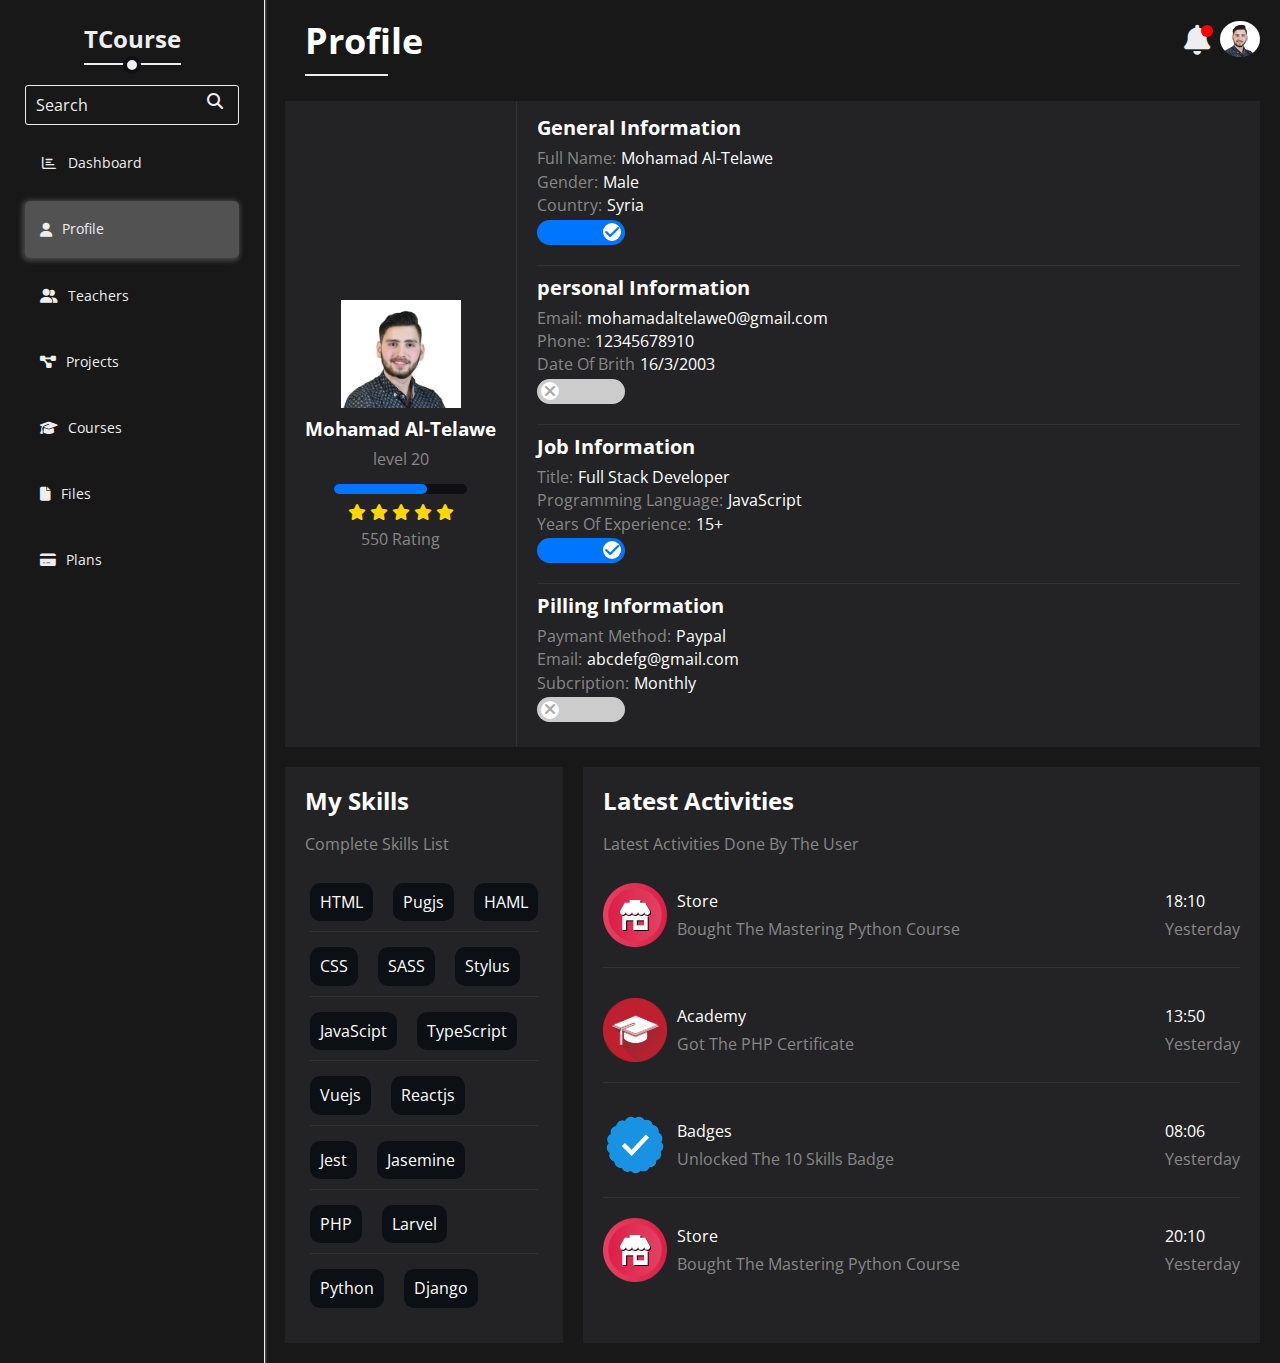
<file: profile.html>
<!DOCTYPE html>
<html lang="en">
  <head>
    <meta charset="UTF-8" />
    <meta http-equiv="X-UA-Compatible" content="IE=edge" />
    <meta name="viewport" content="width=device-width, initial-scale=1.0" />
    <!-- Website Icon -->
    <link rel="shortcut icon" href="images/dashboard.png" type="image/x-icon">
    <!-- Normalizing File -->
    <link rel="stylesheet" href="css/normalize.css" />
    <!-- Font Awesome Library -->
    <link rel="stylesheet" href="css/all.min.css" />
    <!-- Google Fonts -->
    <link rel="preconnect" href="https://fonts.googleapis.com" />
    <link rel="preconnect" href="https://fonts.gstatic.com" crossorigin />
    <link
      href="https://fonts.googleapis.com/css2?family=Open+Sans:wght@300;400;500;600;700&display=swap"
      rel="stylesheet"
    />
    <!-- Main CSS File -->
    <link rel="stylesheet" href="css/main.css" />
    <title>Profile</title>
  </head>
  <body>
    <div class="container">
      <!-- Start Navbar -->
      <div class="left-section">
        <nav class="navbar">
          <div class="logo">
            <h2><a href="#">TCourse</a></h2>
          </div>
          <ul>
            <li class="search">
              <input type="text" placeholder="Search" /><i
                class="fa-solid fa-magnifying-glass"
              ></i>
            </li>
            <li>
              <a href="index.html"
                ><i class="fa-regular fa-chart-bar fa-fw"></i
                ><span>Dashboard</span></a
              >
            </li>
            <li class="active">
              <a href="profile.html"
                ><i class="fa-solid fa-user"></i><span>Profile</span></a
              >
            </li>
            <li>
              <a href="teachers.html"
                ><i class="fa-solid fa-user-group"></i><span>Teachers</span></a
              >
            </li>
            <li>
              <a href="projects.html"
                ><i class="fa-sharp fa-solid fa-diagram-project"></i
                ><span>Projects</span></a
              >
            </li>
            <li>
              <a href="courses.html"
                ><i class="fa-sharp fa-solid fa-graduation-cap"></i
                ><span>Courses</span></a
              >
            </li>
            <li>
              <a href="files.html"
                ><i class="fa-sharp fa-solid fa-file"></i><span>Files</span></a
              >
            </li>
            <li>
              <a href="plans.html"
                ><i class="fa-sharp fa-solid fa-credit-card"></i
                ><span>Plans</span></a
              >
            </li>
          </ul>
        </nav>
      </div>
      <!-- End Navbar -->
      <div class="main-section">
        <header>
          <h3>Profile</h3>
          <div class="user-box">
            <a href="profile.html"
              ><div class="notifications"><i class="fa-solid fa-bell"></i></div
            ></a>
            <a href="profile.html"
              ><div class="user-image">
                <img src="images/personal.png" alt="" /></div
            ></a>
          </div>
        </header>
        <main class="profile">
          <div class="overview">
            <div class="photo-box">
              <img src="images/personal.png" alt="" />
              <h3>Mohamad Al-Telawe</h3>
              <p>level 20</p>
              <div class="level"><span></span></div>
              <div class="rate">
                <i class="fa-solid fa-star"></i>
                <i class="fa-solid fa-star"></i>
                <i class="fa-solid fa-star"></i>
                <i class="fa-solid fa-star"></i>
                <i class="fa-solid fa-star"></i>
              </div>
              <span>550 Rating</span>
            </div>
            <div class="info-box">
              <div class="box">
                <h4>General Information</h4>
                <div><span>Full Name:</span><span>Mohamad Al-Telawe</span></div>
                <div><span>Gender:</span><span>Male</span></div>
                <div><span>Country:</span><span>Syria</span></div>
                <label for="b1">
                  <input
                    id="b1"
                    class="toggle-checkbox"
                    type="checkbox"
                    checked
                  />
                  <div class="toggle-switch"></div>
                </label>
              </div>
              <div class="box">
                <h4>personal Information</h4>
                <div>
                  <span>Email:</span><span>mohamadaltelawe0@gmail.com</span>
                </div>
                <div><span>Phone:</span><span>12345678910</span></div>
                <div><span>Date Of Brith</span><span>16/3/2003</span></div>
                <label for="b2">
                  <input id="b2" class="toggle-checkbox" type="checkbox" />
                  <div class="toggle-switch"></div>
                </label>
              </div>
              <div class="box">
                <h4>Job Information</h4>
                <div><span>Title:</span><span>Full Stack Developer</span></div>
                <div>
                  <span>Programming Language:</span><span>JavaScript</span>
                </div>
                <div><span>Years Of Experience:</span><span>15+</span></div>
                <label for="b3">
                  <input
                    id="b3"
                    class="toggle-checkbox"
                    type="checkbox"
                    checked
                  />
                  <div class="toggle-switch"></div>
                </label>
              </div>
              <div class="box">
                <h4>Pilling Information</h4>
                <div><span>Paymant Method:</span><span>Paypal</span></div>
                <div><span>Email:</span><span>abcdefg@gmail.com</span></div>
                <div><span>Subcription:</span><span>Monthly</span></div>
                <label for="b4">
                  <input id="b4" class="toggle-checkbox" type="checkbox" />
                  <div class="toggle-switch"></div>
                </label>
              </div>
            </div>
          </div>
          <div class="my-skills">
            <h2>My Skills</h2>
            <p>Complete Skills List</p>
            <div><span>HTML</span><span>Pugjs</span><span>HAML</span></div>
            <div><span>CSS</span><span>SASS</span><span>Stylus</span></div>
            <div><span>JavaScipt</span><span>TypeScript</span></div>
            <div><span>Vuejs</span><span>Reactjs</span></div>
            <div><span>Jest</span><span>Jasemine</span></div>
            <div><span>PHP</span><span>Larvel</span></div>
            <div><span>Python</span><span>Django</span></div>
          </div>
          <div class="latest-activites">
            <h2>Latest Activities</h2>
            <p>Latest Activities Done By The User</p>
            <div class="activity">
              <img src="images/activity-01.png" alt="" />
              <div class="info">
                <div class="title">
                  <span>Store</span>
                  <span>Bought The Mastering Python Course </span>
                </div>
                <div class="history">
                  <span>18:10</span>
                  <span>Yesterday</span>
                </div>
              </div>
            </div>
            <div class="activity">
              <img src="images/activity-02.png" alt="" />
              <div class="info">
                <div class="title">
                  <span>Academy</span>
                  <span>Got The PHP Certificate </span>
                </div>
                <div class="history">
                  <span>13:50</span>
                  <span>Yesterday</span>
                </div>
              </div>
            </div>
            <div class="activity">
              <img src="images/activity-03.png" alt="" />
              <div class="info">
                <div class="title">
                  <span>Badges</span>
                  <span>Unlocked The 10 Skills Badge </span>
                </div>
                <div class="history">
                  <span>08:06</span>
                  <span>Yesterday</span>
                </div>
              </div>
            </div>
            <div class="activity">
              <img src="images/activity-01.png" alt="" />
              <div class="info">
                <div class="title">
                  <span>Store</span>
                  <span>Bought The Mastering Python Course </span>
                </div>
                <div class="history">
                  <span>20:10</span>
                  <span>Yesterday</span>
                </div>
              </div>
            </div>
          </div>
        </main>
      </div>
    </div>
    <link rel="stylesheet" href="js/all.min.js" />
  </body>
</html>
</file>
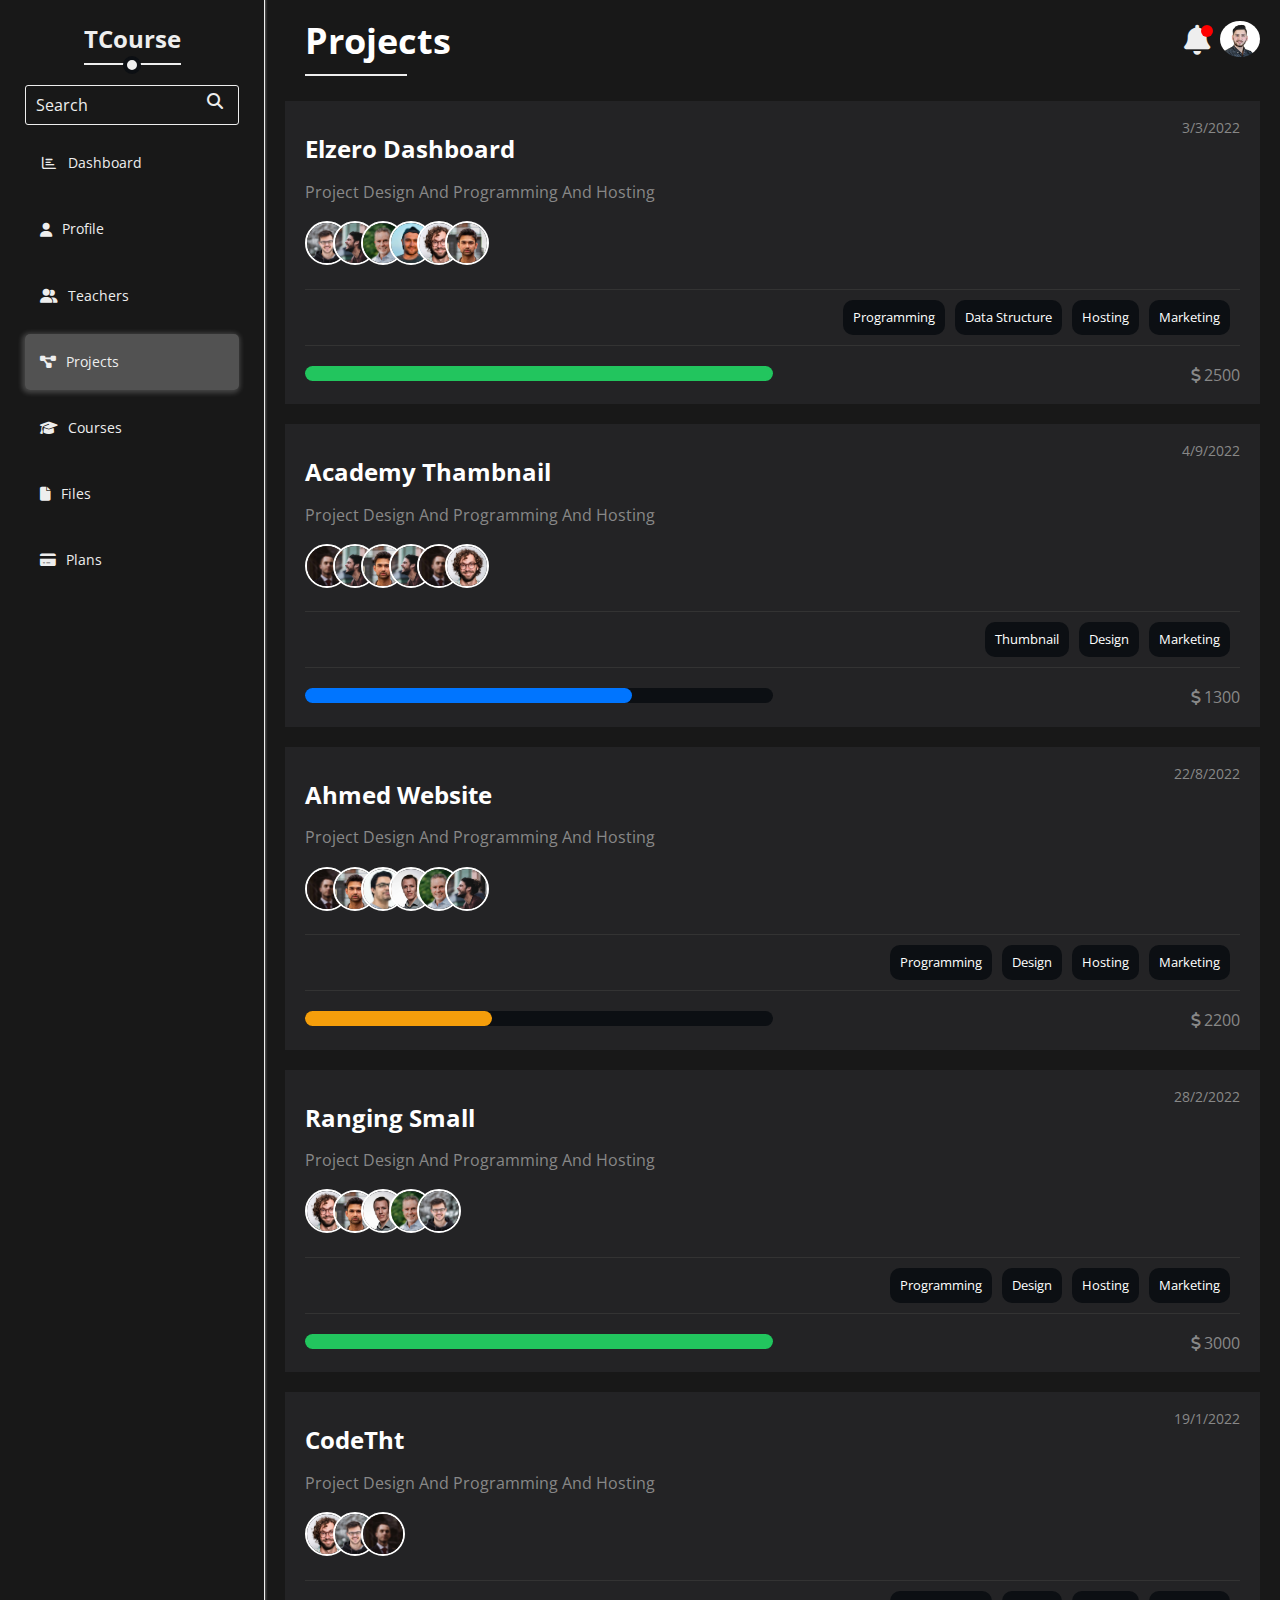
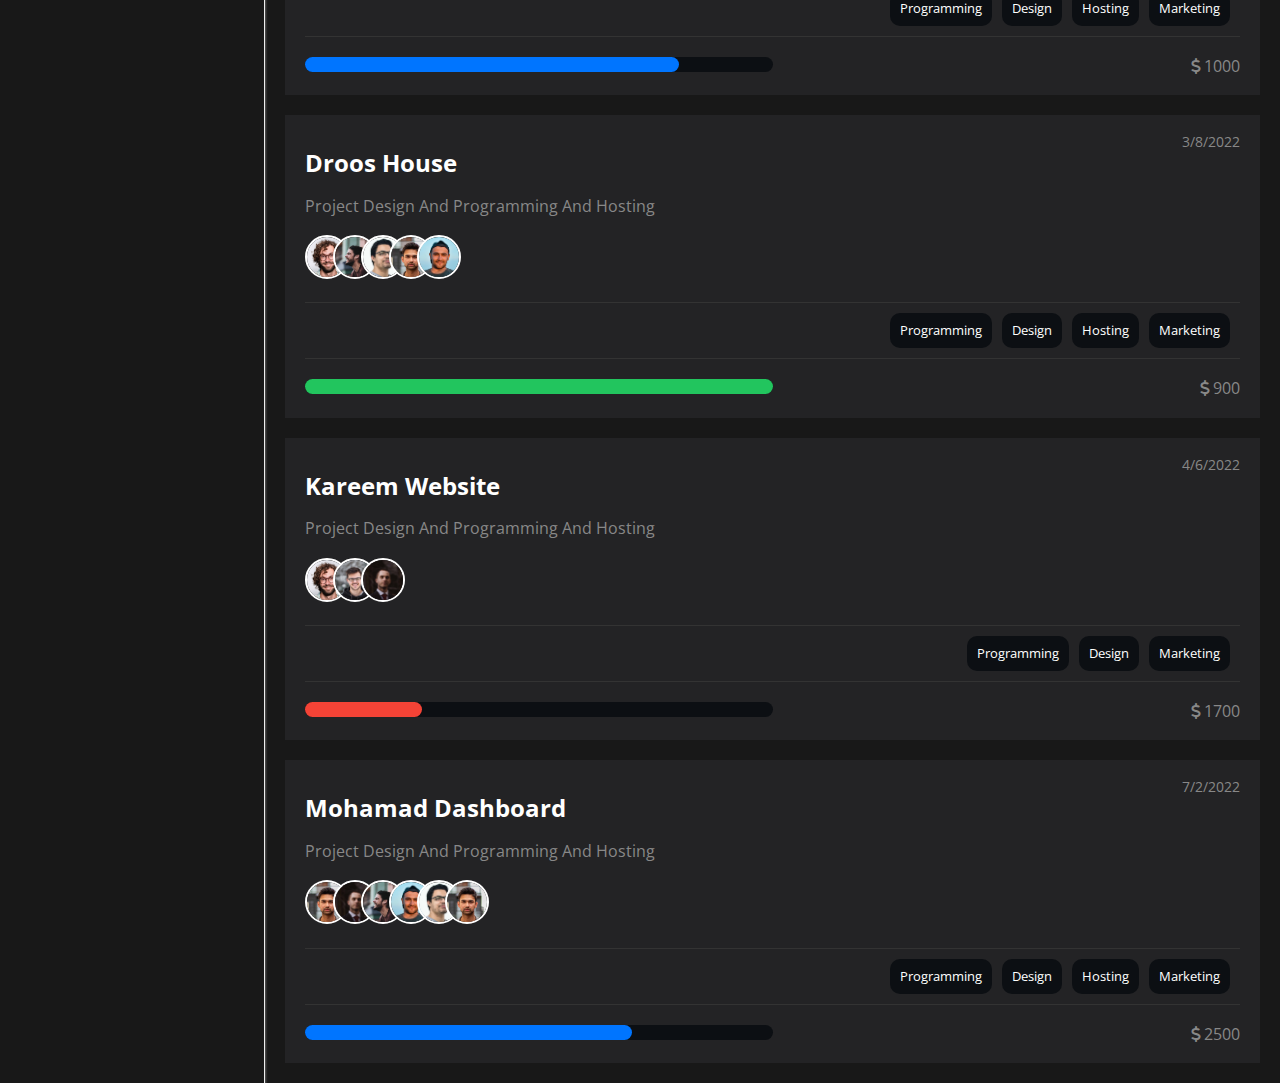
<file: projects.html>
<!DOCTYPE html>
<html lang="en">
  <head>
    <meta charset="UTF-8" />
    <meta http-equiv="X-UA-Compatible" content="IE=edge" />
    <meta name="viewport" content="width=device-width, initial-scale=1.0" />
    <!-- Website Icon -->
    <link rel="shortcut icon" href="images/dashboard.png" type="image/x-icon">
    <!-- Normalizing File -->
    <link rel="stylesheet" href="css/normalize.css" />
    <!-- Font Awesome Library -->
    <link rel="stylesheet" href="css/all.min.css" />
    <!-- Google Fonts -->
    <link rel="preconnect" href="https://fonts.googleapis.com" />
    <link rel="preconnect" href="https://fonts.gstatic.com" crossorigin />
    <link
      href="https://fonts.googleapis.com/css2?family=Open+Sans:wght@300;400;500;600;700&display=swap"
      rel="stylesheet"
    />
    <!-- Main CSS File -->
    <link rel="stylesheet" href="css/main.css" />
    <title>Projects</title>
  </head>
  <body>
    <div class="container">
      <!-- Start Navbar -->
      <div class="left-section">
        <nav class="navbar">
          <div class="logo">
            <h2><a href="#">TCourse</a></h2>
          </div>
          <ul>
            <li class="search">
              <input type="text" placeholder="Search" /><i
                class="fa-solid fa-magnifying-glass"
              ></i>
            </li>
            <li>
              <a href="index.html"
                ><i class="fa-regular fa-chart-bar fa-fw"></i
                ><span>Dashboard</span></a
              >
            </li>
            <li>
              <a href="profile.html"
                ><i class="fa-solid fa-user"></i><span>Profile</span></a
              >
            </li>
            <li>
              <a href="teachers.html"
                ><i class="fa-solid fa-user-group"></i><span>Teachers</span></a
              >
            </li>
            <li class="active">
              <a href="projects.html"
                ><i class="fa-sharp fa-solid fa-diagram-project"></i
                ><span>Projects</span></a
              >
            </li>
            <li>
              <a href="courses.html"
                ><i class="fa-sharp fa-solid fa-graduation-cap"></i
                ><span>Courses</span></a
              >
            </li>
            <li>
              <a href="files.html"
                ><i class="fa-sharp fa-solid fa-file"></i><span>Files</span></a
              >
            </li>
            <li>
              <a href="plans.html"
                ><i class="fa-sharp fa-solid fa-credit-card"></i
                ><span>Plans</span></a
              >
            </li>
          </ul>
        </nav>
      </div>
      <!-- End Navbar -->
      <div class="main-section">
        <header>
          <h3>Projects</h3>
          <div class="user-box">
            <a href="profile.html"
              ><div class="notifications"><i class="fa-solid fa-bell"></i></div
            ></a>
            <a href="profile.html"
              ><div class="user-image">
                <img src="images/personal.png" alt="" /></div
            ></a>
          </div>
        </header>
        <main class="projects">
          <div class="project">
            <header>
              <span>3/3/2022</span>
              <h4>Elzero Dashboard</h4>
              <p>Project Design And Programming And Hosting</p>
            </header>
            <div class="team">
              <img src="images/friend-02.jpg" alt="" />
              <img src="images/friend-04.jpg" alt="" />
              <img src="images/friend-05.jpg" alt="" />
              <img src="images/friend-07.jpg" alt="" />
              <img src="images/friend-01.jpg" alt="" />
              <img src="images/friend-09.jpg" alt="" />
            </div>
            <div class="tags">
              <span>Programming</span>
              <span>Data Structure</span>
              <span>Hosting</span>
              <span>Marketing</span>
            </div>
            <div class="info">
              <div class="progress-par">
                <!--by js => style="width: 20; background-color: var(--red-color);" -->
                <span data-prog="100" class="progress"></span>
              </div>
              <div class="price">
                <i class="fa-solid fa-dollar"></i><span>2500</span>
              </div>
            </div>
          </div>
          <div class="project">
            <header>
              <span>4/9/2022</span>
              <h4>Academy Thambnail</h4>
              <p>Project Design And Programming And Hosting</p>
            </header>
            <div class="team">
              <img src="images/friend-03.jpg" alt="" />
              <img src="images/friend-04.jpg" alt="" />
              <img src="images/friend-09.jpg" alt="" />
              <img src="images/friend-04.jpg" alt="" />
              <img src="images/friend-03.jpg" alt="" />
              <img src="images/friend-01.jpg" alt="" />
            </div>
            <div class="tags">
              <span>Thumbnail</span>
              <span>Design</span>
              <span>Marketing</span>
            </div>
            <div class="info">
              <div class="progress-par">
                <span data-prog="70" class="progress"></span>
              </div>
              <div class="price">
                <i class="fa-solid fa-dollar"></i><span>1300</span>
              </div>
            </div>
          </div>
          <div class="project">
            <header>
              <span>22/8/2022</span>
              <h4>Ahmed Website</h4>
              <p>Project Design And Programming And Hosting</p>
            </header>
            <div class="team">
              <img src="images/friend-03.jpg" alt="" />
              <img src="images/friend-09.jpg" alt="" />
              <img src="images/friend-08.jpg" alt="" />
              <img src="images/friend-06.jpg" alt="" />
              <img src="images/friend-05.jpg" alt="" />
              <img src="images/friend-04.jpg" alt="" />
            </div>
            <div class="tags">
              <span>Programming</span>
              <span>Design</span>
              <span>Hosting</span>
              <span>Marketing</span>
            </div>
            <div class="info">
              <div class="progress-par">
                <span data-prog="40" class="progress"></span>
              </div>
              <div class="price">
                <i class="fa-solid fa-dollar"></i><span>2200</span>
              </div>
            </div>
          </div>
          <div class="project">
            <header>
              <span>28/2/2022</span>
              <h4>Ranging Small</h4>
              <p>Project Design And Programming And Hosting</p>
            </header>
            <div class="team">
              <img src="images/friend-01.jpg" alt="" />
              <img src="images/friend-09.jpg" alt="" />
              <img src="images/friend-06.jpg" alt="" />
              <img src="images/friend-05.jpg" alt="" />
              <img src="images/friend-02.jpg" alt="" />
            </div>
            <div class="tags">
              <span>Programming</span>
              <span>Design</span>
              <span>Hosting</span>
              <span>Marketing</span>
            </div>
            <div class="info">
              <div class="progress-par">
                <span data-prog="100" class="progress"></span>
              </div>
              <div class="price">
                <i class="fa-solid fa-dollar"></i><span>3000</span>
              </div>
            </div>
          </div>
          <div class="project">
            <header>
              <span>19/1/2022</span>
              <h4>CodeTht</h4>
              <p>Project Design And Programming And Hosting</p>
            </header>
            <div class="team">
              <img src="images/friend-01.jpg" alt="" />
              <img src="images/friend-02.jpg" alt="" />
              <img src="images/friend-03.jpg" alt="" />
            </div>
            <div class="tags">
              <span>Programming</span>
              <span>Design</span>
              <span>Hosting</span>
              <span>Marketing</span>
            </div>
            <div class="info">
              <div class="progress-par">
                <span data-prog="80" class="progress"></span>
              </div>
              <div class="price">
                <i class="fa-solid fa-dollar"></i><span>1000</span>
              </div>
            </div>
          </div>
          <div class="project">
            <header>
              <span>3/8/2022</span>
              <h4>Droos House</h4>
              <p>Project Design And Programming And Hosting</p>
            </header>
            <div class="team">
              <img src="images/friend-01.jpg" alt="" />
              <img src="images/friend-04.jpg" alt="" />
              <img src="images/friend-08.jpg" alt="" />
              <img src="images/friend-09.jpg" alt="" />
              <img src="images/friend-07.jpg" alt="" />
            </div>
            <div class="tags">
              <span>Programming</span>
              <span>Design</span>
              <span>Hosting</span>
              <span>Marketing</span>
            </div>
            <div class="info">
              <div class="progress-par">
                <span data-prog="100" class="progress"></span>
              </div>
              <div class="price">
                <i class="fa-solid fa-dollar"></i><span>900</span>
              </div>
            </div>
          </div>
          <div class="project">
            <header>
              <span>4/6/2022</span>
              <h4>Kareem Website</h4>
              <p>Project Design And Programming And Hosting</p>
            </header>
            <div class="team">
              <img src="images/friend-01.jpg" alt="" />
              <img src="images/friend-02.jpg" alt="" />
              <img src="images/friend-03.jpg" alt="" />
            </div>
            <div class="tags">
              <span>Programming</span>
              <span>Design</span>
              <span>Marketing</span>
            </div>
            <div class="info">
              <div class="progress-par">
                <span data-prog="25" class="progress"></span>
              </div>
              <div class="price">
                <i class="fa-solid fa-dollar"></i><span>1700</span>
              </div>
            </div>
          </div>
          <div class="project">
            <header>
              <span>7/2/2022</span>
              <h4>Mohamad Dashboard</h4>
              <p>Project Design And Programming And Hosting</p>
            </header>
            <div class="team">
              <img src="images/friend-09.jpg" alt="" />
              <img src="images/friend-03.jpg" alt="" />
              <img src="images/friend-04.jpg" alt="" />
              <img src="images/friend-07.jpg" alt="" />
              <img src="images/friend-08.jpg" alt="" />
              <img src="images/friend-09.jpg" alt="" />
            </div>
            <div class="tags">
              <span>Programming</span>
              <span>Design</span>
              <span>Hosting</span>
              <span>Marketing</span>
            </div>
            <div class="info">
              <div class="progress-par">
                <span
                  data-prog="70"
                  class="progress"
                ></span>
              </div>
              <div class="price">
                <i class="fa-solid fa-dollar"></i><span>2500</span>
              </div>
            </div>
          </div>
        </main>
      </div>
    </div>
    <script src="js/projects.js"></script>
    <!-- <script src="js/all.min.js"></script> -->
  </body>
</html>
</file>
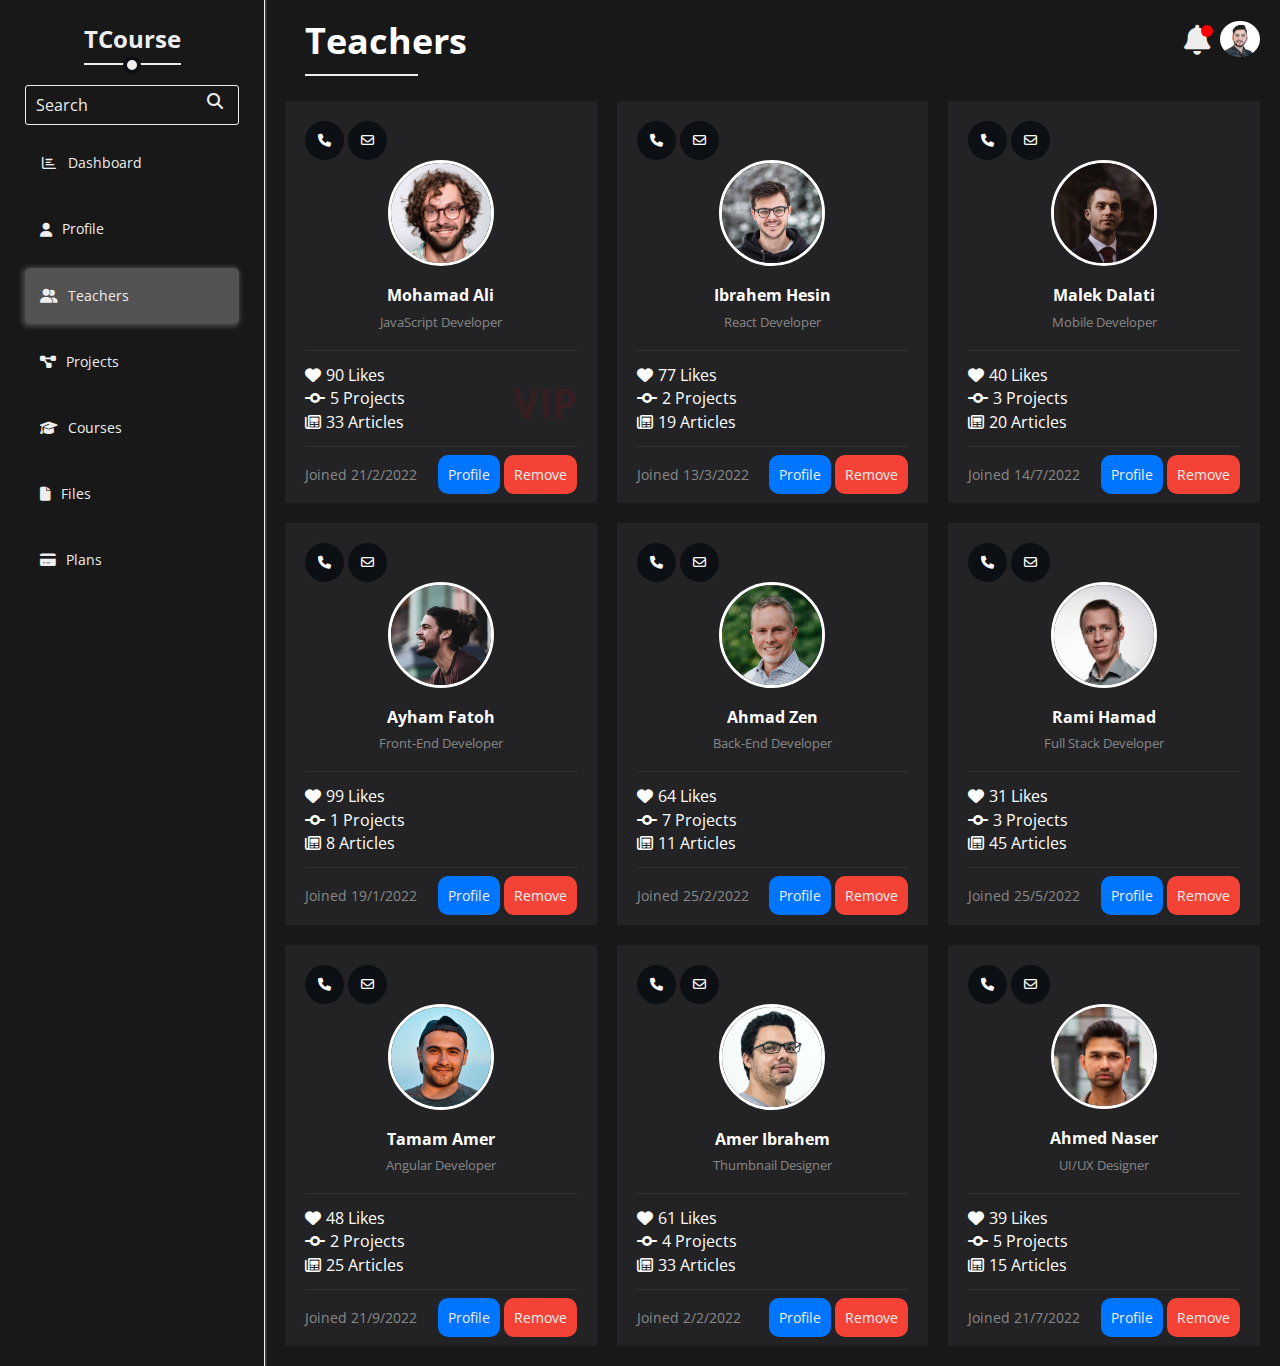
<file: teachers.html>
<!DOCTYPE html>
<html lang="en">
  <head>
    <meta charset="UTF-8" />
    <meta http-equiv="X-UA-Compatible" content="IE=edge" />
    <meta name="viewport" content="width=device-width, initial-scale=1.0" />
    <!-- Website Icon -->
    <link rel="shortcut icon" href="images/dashboard.png" type="image/x-icon">
    <!-- Normalizing File -->
    <link rel="stylesheet" href="css/normalize.css" />
    <!-- Font Awesome Library -->
    <link rel="stylesheet" href="css/all.min.css" />
    <!-- Google Fonts -->
    <link rel="preconnect" href="https://fonts.googleapis.com" />
    <link rel="preconnect" href="https://fonts.gstatic.com" crossorigin />
    <link
      href="https://fonts.googleapis.com/css2?family=Open+Sans:wght@300;400;500;600;700&display=swap"
      rel="stylesheet"
    />
    <!-- Main CSS File -->
    <link rel="stylesheet" href="css/main.css" />
    <title>Teachers</title>
  </head>
  <body>
    <div class="container">
      <!-- Start Navbar -->
      <div class="left-section">
        <nav class="navbar">
          <div class="logo">
            <h2><a href="#">TCourse</a></h2>
          </div>
          <ul>
            <li class="search">
              <input type="text" placeholder="Search" /><i
                class="fa-solid fa-magnifying-glass"
              ></i>
            </li>
            <li>
              <a href="index.html"
                ><i class="fa-regular fa-chart-bar fa-fw"></i
                ><span>Dashboard</span></a
              >
            </li>
            <li>
              <a href="profile.html"
                ><i class="fa-solid fa-user"></i><span>Profile</span></a
              >
            </li>
            <li class="active">
              <a href="teachers.html"
                ><i class="fa-solid fa-user-group"></i><span>Teachers</span></a
              >
            </li>
            <li>
              <a href="projects.html"
                ><i class="fa-sharp fa-solid fa-diagram-project"></i
                ><span>Projects</span></a
              >
            </li>
            <li>
              <a href="courses.html"
                ><i class="fa-sharp fa-solid fa-graduation-cap"></i
                ><span>Courses</span></a
              >
            </li>
            <li>
              <a href="files.html"
                ><i class="fa-sharp fa-solid fa-file"></i><span>Files</span></a
              >
            </li>
            <li>
              <a href="plans.html"
                ><i class="fa-sharp fa-solid fa-credit-card"></i
                ><span>Plans</span></a
              >
            </li>
          </ul>
        </nav>
      </div>
      <!-- End Navbar -->
      <div class="main-section">
        <header>

          <h3>Teachers</h3>
          <div class="user-box">
            <a href="profile.html"
              ><div class="notifications"><i class="fa-solid fa-bell"></i></div
            ></a>
            <a href="profile.html"
              ><div class="user-image">
                <img src="images/personal.png" alt="" /></div
            ></a>
          </div>
        </header>
        <main class="teachers">
          <div class="teacher">
            <div class="contact">
              <i class="fa-solid fa-phone"></i>
              <i class="fa-regular fa-envelope"></i>
            </div>
            <div class="title">
              <img src="images/friend-01.jpg" alt="" />
              <h4>Mohamad Ali</h4>
              <p>JavaScript Developer</p>
            </div>
            <div class="detalies">
              <div><i class="fa-solid fa-heart"></i><span>90 Likes</span></div>
              <div>
                <i class="fa-solid fa-code-commit"></i><span>5 Projects</span>
              </div>
              <div>
                <i class="fa-regular fa-newspaper"></i><span>33 Articles</span>
              </div>
              <div class="vip">VIP</div>
            </div>
            <div class="info">
              <span>Joined 21/2/2022</span>
              <div>
                <a href="profile.html">Profile</a>
                <a href="profile.html">Remove</a>
              </div>
            </div>
          </div>
          <div class="teacher">
            <div class="contact">
              <i class="fa-solid fa-phone"></i>
              <i class="fa-regular fa-envelope"></i>
            </div>
            <div class="title">
              <img src="images/friend-02.jpg" alt="" />
              <h4>Ibrahem Hesin</h4>
              <p>React Developer</p>
            </div>
            <div class="detalies">
              <div><i class="fa-solid fa-heart"></i><span>77 Likes</span></div>
              <div>
                <i class="fa-solid fa-code-commit"></i><span>2 Projects</span>
              </div>
              <div>
                <i class="fa-regular fa-newspaper"></i><span>19 Articles</span>
              </div>
            </div>
            <div class="info">
              <span>Joined 13/3/2022</span>
              <div>
                <a href="profile.html">Profile</a>
                <a href="profile.html">Remove</a>
              </div>
            </div>
          </div>
          <div class="teacher">
            <div class="contact">
              <i class="fa-solid fa-phone"></i>
              <i class="fa-regular fa-envelope"></i>
            </div>
            <div class="title">
              <img src="images/friend-03.jpg" alt="" />
              <h4>Malek Dalati</h4>
              <p>Mobile Developer</p>
            </div>
            <div class="detalies">
              <div><i class="fa-solid fa-heart"></i><span>40 Likes</span></div>
              <div>
                <i class="fa-solid fa-code-commit"></i><span>3 Projects</span>
              </div>
              <div>
                <i class="fa-regular fa-newspaper"></i><span>20 Articles</span>
              </div>
            </div>
            <div class="info">
              <span>Joined 14/7/2022</span>
              <div>
                <a href="profile.html">Profile</a>
                <a href="profile.html">Remove</a>
              </div>
            </div>
          </div>
          <div class="teacher">
            <div class="contact">
              <i class="fa-solid fa-phone"></i>
              <i class="fa-regular fa-envelope"></i>
            </div>
            <div class="title">
              <img src="images/friend-04.jpg" alt="" />
              <h4>Ayham Fatoh</h4>
              <p>Front-End Developer</p>
            </div>
            <div class="detalies">
              <div><i class="fa-solid fa-heart"></i><span>99 Likes</span></div>
              <div>
                <i class="fa-solid fa-code-commit"></i><span>1 Projects</span>
              </div>
              <div>
                <i class="fa-regular fa-newspaper"></i><span>8 Articles</span>
              </div>
            </div>
            <div class="info">
              <span>Joined 19/1/2022</span>
              <div>
                <a href="profile.html">Profile</a>
                <a href="profile.html">Remove</a>
              </div>
            </div>
          </div>
          <div class="teacher">
            <div class="contact">
              <i class="fa-solid fa-phone"></i>
              <i class="fa-regular fa-envelope"></i>
            </div>
            <div class="title">
              <img src="images/friend-05.jpg" alt="" />
              <h4>Ahmad Zen</h4>
              <p>Back-End Developer</p>
            </div>
            <div class="detalies">
              <div><i class="fa-solid fa-heart"></i><span>64 Likes</span></div>
              <div>
                <i class="fa-solid fa-code-commit"></i><span>7 Projects</span>
              </div>
              <div>
                <i class="fa-regular fa-newspaper"></i><span>11 Articles</span>
              </div>
            </div>
            <div class="info">
              <span>Joined 25/2/2022</span>
              <div>
                <a href="profile.html">Profile</a>
                <a href="profile.html">Remove</a>
              </div>
            </div>
          </div>
          <div class="teacher">
            <div class="contact">
              <i class="fa-solid fa-phone"></i>
              <i class="fa-regular fa-envelope"></i>
            </div>
            <div class="title">
              <img src="images/friend-06.jpg" alt="" />
              <h4>Rami Hamad</h4>
              <p>Full Stack Developer</p>
            </div>
            <div class="detalies">
              <div><i class="fa-solid fa-heart"></i><span>31 Likes</span></div>
              <div>
                <i class="fa-solid fa-code-commit"></i><span>3 Projects</span>
              </div>
              <div>
                <i class="fa-regular fa-newspaper"></i><span>45 Articles</span>
              </div>
            </div>
            <div class="info">
              <span>Joined 25/5/2022</span>
              <div>
                <a href="profile.html">Profile</a>
                <a href="profile.html">Remove</a>
              </div>
            </div>
          </div>
          <div class="teacher">
            <div class="contact">
              <i class="fa-solid fa-phone"></i>
              <i class="fa-regular fa-envelope"></i>
            </div>
            <div class="title">
              <img src="images/friend-07.jpg" alt="" />
              <h4>Tamam Amer</h4>
              <p>Angular Developer</p>
            </div>
            <div class="detalies">
              <div><i class="fa-solid fa-heart"></i><span>48 Likes</span></div>
              <div>
                <i class="fa-solid fa-code-commit"></i><span>2 Projects</span>
              </div>
              <div>
                <i class="fa-regular fa-newspaper"></i><span>25 Articles</span>
              </div>
            </div>
            <div class="info">
              <span>Joined 21/9/2022</span>
              <div>
                <a href="profile.html">Profile</a>
                <a href="profile.html">Remove</a>
              </div>
            </div>
          </div>
          <div class="teacher">
            <div class="contact">
              <i class="fa-solid fa-phone"></i>
              <i class="fa-regular fa-envelope"></i>
            </div>
            <div class="title">
              <img src="images/friend-08.jpg" alt="" />
              <h4>Amer Ibrahem</h4>
              <p>Thumbnail Designer</p>
            </div>
            <div class="detalies">
              <div><i class="fa-solid fa-heart"></i><span>61 Likes</span></div>
              <div>
                <i class="fa-solid fa-code-commit"></i><span>4 Projects</span>
              </div>
              <div>
                <i class="fa-regular fa-newspaper"></i><span>33 Articles</span>
              </div>
            </div>
            <div class="info">
              <span>Joined 2/2/2022</span>
              <div>
                <a href="profile.html">Profile</a>
                <a href="profile.html">Remove</a>
              </div>
            </div>
          </div>
          <div class="teacher">
            <div class="contact">
              <i class="fa-solid fa-phone"></i>
              <i class="fa-regular fa-envelope"></i>
            </div>
            <div class="title">
              <img src="images/friend-09.jpg" alt="" />
              <h4>Ahmed Naser</h4>
              <p>UI/UX Designer</p>
            </div>
            <div class="detalies">
              <div><i class="fa-solid fa-heart"></i><span>39 Likes</span></div>
              <div>
                <i class="fa-solid fa-code-commit"></i><span>5 Projects</span>
              </div>
              <div>
                <i class="fa-regular fa-newspaper"></i><span>15 Articles</span>
              </div>
            </div>
            <div class="info">
              <span>Joined 21/7/2022</span>
              <div>
                <a href="profile.html">Profile</a>
                <a href="profile.html">Remove</a>
              </div>
            </div>
          </div>
        </main>
      </div>
    </div>
  </body>
</html>
</file>
<file: css/main.css>
/* Start Variables */
:root {
  --main-color: rgb(12, 15, 19);
  --secondery-color: rgb(35, 35, 37);
  --bg-color: rgb(24, 24, 24);
  --main-transition: 0.5s;
  --white-color: #eee;
  --blue-color: #0075ff;
  --blue-alt-color: #0d69d5;
  --orange-color: #f59e0b;
  --green-color: #22c55e;
  --red-color: #f44336;
  --grey-color: #888;
  --fa-style-family-classic: "Font Awesome 5 Free";
}

* {
  margin: 0;
  padding: 0;
}

body {
  font-family: "Open Sans", sans-serif;
  color: white;
  background-color: var(--bg-color);
}

ul {
  list-style: none;
}

a {
  text-decoration: none;
  color: var(--white-color);
}

.container {
  display: -webkit-box;
  display: -ms-flexbox;
  display: flex;
}

/* End Variables */
/* Start Main Section */
.main-section {
  width: 100%;
  padding: 20px;
}
.main-section > header {
  display: -webkit-box;
  display: -ms-flexbox;
  display: flex;
  -webkit-box-pack: justify;
      -ms-flex-pack: justify;
          justify-content: space-between;
  -webkit-box-align: center;
      -ms-flex-align: center;
          align-items: center;
  padding-bottom: 20px;
  margin-bottom: 20px;
}
.main-section > header h3 {
  font-size: 36px;
  margin-left: 20px;
  position: relative;
}
@media only screen and (max-width: 767px) {
  .main-section > header h3 {
    font-size: 26px;
  }
}
.main-section > header h3::after {
  content: "";
  background-color: var(--white-color);
  position: absolute;
  height: 2px;
  width: 70%;
  left: 0;
  bottom: -35%;
}
.main-section > header .user-box {
  display: -webkit-box;
  display: -ms-flexbox;
  display: flex;
  -webkit-box-align: center;
      -ms-flex-align: center;
          align-items: center;
}
.main-section > header .user-box .notifications {
  font-size: 30px;
  margin-right: 10px;
  position: relative;
}
@media only screen and (max-width: 767px) {
  .main-section > header .user-box .notifications {
    font-size: 22px;
  }
}
.main-section > header .user-box .notifications::after {
  content: "";
  background-color: red;
  width: 12px;
  height: 12px;
  position: absolute;
  right: -3px;
  top: 2px;
  border-radius: 50%;
  -webkit-border-radius: 50%;
  -moz-border-radius: 50%;
  -ms-border-radius: 50%;
  -o-border-radius: 50%;
}
.main-section > header .user-box .user-image {
  width: 40px;
  height: 40px;
}
@media only screen and (max-width: 767px) {
  .main-section > header .user-box .user-image {
    width: 30px;
  }
}
.main-section > header .user-box .user-image img {
  max-width: 100%;
  border-radius: 50%;
  -webkit-border-radius: 50%;
  -moz-border-radius: 50%;
  -ms-border-radius: 50%;
  -o-border-radius: 50%;
}

/* End Main Section */
.left-section {
  border-right: 1px solid var(--white-color);
  -webkit-box-shadow: 0px 0px 2px 1px rgba(255, 255, 255, 0.3);
          box-shadow: 0px 0px 2px 1px rgba(255, 255, 255, 0.3);
  min-height: 100%;
}

nav.navbar {
  padding: 25px;
}
@media only screen and (max-width: 767px) {
  nav.navbar {
    padding: 20px 10px 10px;
  }
}
nav.navbar .logo {
  display: -webkit-box;
  display: -ms-flexbox;
  display: flex;
  -webkit-box-pack: center;
      -ms-flex-pack: center;
          justify-content: center;
  height: 60px;
}
@media only screen and (max-width: 767px) {
  nav.navbar .logo {
    font-size: 8px;
  }
}
nav.navbar .logo h2 {
  position: relative;
}
nav.navbar .logo h2::after {
  content: "";
  position: absolute;
  height: 2px;
  width: 100%;
  background-color: var(--white-color);
  left: 0;
  bottom: 20px;
}
nav.navbar .logo h2::before {
  content: "";
  position: absolute;
  height: 10px;
  width: 10px;
  background-color: var(--white-color);
  bottom: 20px;
  right: 50%;
  transform: translate(50%, 50%);
  border: 4px solid var(--main-color);
  z-index: 2;
  border-radius: 50%;
  -webkit-border-radius: 50%;
  -moz-border-radius: 50%;
  -ms-border-radius: 50%;
  -o-border-radius: 50%;
  -webkit-transform: translate(50%, 50%);
  -moz-transform: translate(50%, 50%);
  -ms-transform: translate(50%, 50%);
  -o-transform: translate(50%, 50%);
}
nav.navbar ul .search {
  position: relative;
}
@media only screen and (max-width: 767px) {
  nav.navbar ul .search {
    display: none;
  }
}
nav.navbar ul .search i {
  position: absolute;
  right: 0;
  bottom: 0;
  color: var(--white-color);
  transform: translate(-100%, -100%);
  cursor: pointer;
  -webkit-transform: translate(-100%, -100%);
  -moz-transform: translate(-100%, -100%);
  -ms-transform: translate(-100%, -100%);
  -o-transform: translate(-100%, -100%);
}
nav.navbar ul .search input {
  color: var(--white-color);
  outline: none;
  padding: 10px 0 10px 10px;
  background-color: transparent;
  border: 1px solid var(--white-color);
  border-radius: 3px;
  -webkit-border-radius: 3px;
  -moz-border-radius: 3px;
  -ms-border-radius: 3px;
  -o-border-radius: 3px;
}
nav.navbar ul .search input::-webkit-input-placeholder {
  color: var(--white-color);
}
nav.navbar ul .search input::-moz-placeholder {
  color: var(--white-color);
}
nav.navbar ul .search input:-ms-input-placeholder {
  color: var(--white-color);
}
nav.navbar ul .search input::-ms-input-placeholder {
  color: var(--white-color);
}
nav.navbar ul .search input::placeholder {
  color: var(--white-color);
}
nav.navbar ul a {
  font-size: 14px;
  display: -webkit-box;
  display: -ms-flexbox;
  display: flex;
  -webkit-box-align: center;
      -ms-flex-align: center;
          align-items: center;
}
nav.navbar ul a span {
  margin-left: 10px;
}
@media only screen and (max-width: 767px) {
  nav.navbar ul a span {
    display: none;
  }
}
nav.navbar ul li:not(:nth-child(1)) a {
  margin: 10px 0;
  padding: 20px 15px;
}
nav.navbar ul li:hover:not(:nth-child(1)) a,
nav.navbar ul .active a {
  background-color: rgba(255, 255, 255, 0.256);
  transition: var(--main-transition);
  border-radius: 5px;
  -webkit-box-shadow: -1px 1px 5px 2px rgba(255, 255, 255, 0.2);
          box-shadow: -1px 1px 5px 2px rgba(255, 255, 255, 0.2);
  cursor: pointer;
  -webkit-transition: var(--main-transition);
  -moz-transition: var(--main-transition);
  -ms-transition: var(--main-transition);
  -o-transition: var(--main-transition);
  -webkit-border-radius: 5px;
  -moz-border-radius: 5px;
  -ms-border-radius: 5px;
  -o-border-radius: 5px;
}

main.dashboard > div:first-child {
  display: -ms-grid;
  display: grid;
  gap: 20px;
  grid-template-columns: repeat(auto-fill, minmax(375px, 1fr));
}
main.dashboard > div:first-child > div {
  padding: 20px;
  background-color: var(--secondery-color);
  border-radius: 10px;
  -webkit-border-radius: 10px;
  -moz-border-radius: 10px;
  -ms-border-radius: 10px;
  -o-border-radius: 10px;
}
main.dashboard > div:first-child > div > h4 {
  font-size: 24px;
  margin-bottom: 20px;
}
main.dashboard > div:first-child .monthly-analytics {
  position: relative;
}
main.dashboard > div:first-child .monthly-analytics .overlay {
  background-color: inherit;
  position: absolute;
  height: 100%;
  width: 100%;
  animation: 3s 0.5s forwards slideFromBottom;
  z-index: 2;
  top: 0;
  left: 0;
  border-radius: inherit;
  -webkit-border-radius: inherit;
  -moz-border-radius: inherit;
  -ms-border-radius: inherit;
  -o-border-radius: inherit;
  -webkit-animation: 3s 0.5s forwards slideFromBottom;
}
main.dashboard > div:first-child .monthly-analytics .diagram {
  display: -webkit-box;
  display: -ms-flexbox;
  display: flex;
  min-height: 230px;
  height: 80%;
  margin: 30px;
  position: relative;
  border-left: 1px red solid;
  border-bottom: 1px red solid;
}
main.dashboard > div:first-child .monthly-analytics .diagram .arrow {
  width: 7px;
  height: 7px;
  position: absolute;
}
main.dashboard > div:first-child .monthly-analytics .diagram .arrow.left-top {
  border-left: 3px red solid;
  border-top: 3px red solid;
  transform: translate(-50%, -50%) rotate(45deg);
  -webkit-transform: translate(-50%, -50%) rotate(45deg);
  -moz-transform: translate(-50%, -50%) rotate(45deg);
  -ms-transform: translate(-50%, -50%) rotate(45deg);
  -o-transform: translate(-50%, -50%) rotate(45deg);
}
main.dashboard > div:first-child .monthly-analytics .diagram .arrow.right-bottom {
  bottom: 0;
  right: 0;
  border-right: 3px red solid;
  border-bottom: 3px red solid;
  transform: translate(50%, 50%) rotate(-45deg);
  -webkit-transform: translate(50%, 50%) rotate(-45deg);
  -moz-transform: translate(50%, 50%) rotate(-45deg);
  -ms-transform: translate(50%, 50%) rotate(-45deg);
  -o-transform: translate(50%, 50%) rotate(-45deg);
}
main.dashboard > div:first-child .monthly-analytics .diagram .col {
  display: -webkit-box;
  display: -ms-flexbox;
  display: flex;
  -webkit-box-orient: vertical;
  -webkit-box-direction: normal;
      -ms-flex-direction: column;
          flex-direction: column;
  width: 10px;
  background-color: var(--main-color);
  margin: 20px 20px 0;
}
main.dashboard > div:first-child .monthly-analytics .diagram .col:first-child {
  margin-left: 40px;
}
main.dashboard > div:first-child .monthly-analytics .diagram .col div {
  width: 100%;
  position: relative;
}
main.dashboard > div:first-child .monthly-analytics .diagram .col div.positive {
  background-color: var(--green-color);
}
main.dashboard > div:first-child .monthly-analytics .diagram .col div.negative {
  background-color: var(--red-color);
}
main.dashboard > div:first-child .monthly-analytics .diagram .col div:first-child::before {
  content: attr(data-percentage);
  position: absolute;
  font-size: 12px;
  background-color: inherit;
  padding: 3px;
  left: 50%;
  border-radius: 3px;
  -webkit-border-radius: 3px;
  -moz-border-radius: 3px;
  -ms-border-radius: 3px;
  -o-border-radius: 3px;
}
main.dashboard > div:first-child .monthly-analytics .diagram .col div.positive:first-child::before {
  top: 0;
  transform: translate(-50%, -50%);
  -webkit-transform: translate(-50%, -50%);
  -moz-transform: translate(-50%, -50%);
  -ms-transform: translate(-50%, -50%);
  -o-transform: translate(-50%, -50%);
}
main.dashboard > div:first-child .monthly-analytics .diagram .col div.negative:first-child::before {
  bottom: 0;
  transform: translate(-50%, 100%);
  -webkit-transform: translate(-50%, 100%);
  -moz-transform: translate(-50%, 100%);
  -ms-transform: translate(-50%, 100%);
  -o-transform: translate(-50%, 100%);
}
main.dashboard > div:first-child .monthly-analytics .diagram .col div:last-child {
  height: 100%;
}
main.dashboard > div:first-child .monthly-analytics .diagram .col div:last-child::before {
  content: attr(data-colname);
  position: absolute;
  font-size: 8px;
  padding: 3px;
  bottom: 0;
  left: 50%;
  transform: translate(-50%, 100%);
  border-radius: 3px;
  -webkit-transform: translate(-50%, 100%);
  -moz-transform: translate(-50%, 100%);
  -ms-transform: translate(-50%, 100%);
  -o-transform: translate(-50%, 100%);
  -webkit-border-radius: 3px;
  -moz-border-radius: 3px;
  -ms-border-radius: 3px;
  -o-border-radius: 3px;
}
main.dashboard > div:first-child .latest-tasks .task {
  display: -webkit-box;
  display: -ms-flexbox;
  display: flex;
  -webkit-box-pack: justify;
      -ms-flex-pack: justify;
          justify-content: space-between;
  -webkit-box-align: center;
      -ms-flex-align: center;
          align-items: center;
  background-color: var(--main-color);
  margin: 15px 0;
  padding: 10px;
  border-radius: 10px;
  -webkit-border-radius: 10px;
  -moz-border-radius: 10px;
  -ms-border-radius: 10px;
  -o-border-radius: 10px;
}
main.dashboard > div:first-child .latest-tasks .task div h5 {
  font-size: 15px;
}
main.dashboard > div:first-child .latest-tasks .task div p {
  color: var(--grey-color);
  margin: 15px 0;
}
main.dashboard > div:first-child .latest-tasks .task i {
  transition: 0.3s;
  -webkit-transition: 0.3s;
  -moz-transition: 0.3s;
  -ms-transition: 0.3s;
  -o-transition: 0.3s;
}
main.dashboard > div:first-child .latest-tasks .task i:hover {
  color: var(--red-color);
}
main.dashboard > div:first-child .latest-tasks .task.completed {
  text-decoration: line-through;
  opacity: 0.5;
}
main.dashboard > div:first-child .latest-news .new {
  display: -webkit-box;
  display: -ms-flexbox;
  display: flex;
  padding: 15px;
  margin: 10px 0;
  -webkit-box-pack: justify;
      -ms-flex-pack: justify;
          justify-content: space-between;
  -webkit-box-align: center;
      -ms-flex-align: center;
          align-items: center;
  background-color: var(--main-color);
  border-radius: 10px;
  -webkit-border-radius: 10px;
  -moz-border-radius: 10px;
  -ms-border-radius: 10px;
  -o-border-radius: 10px;
}
@media (max-width: 767px) {
  main.dashboard > div:first-child .latest-news .new {
    -webkit-box-orient: vertical;
    -webkit-box-direction: normal;
        -ms-flex-direction: column;
            flex-direction: column;
    text-align: center;
  }
  main.dashboard > div:first-child .latest-news .new img {
    margin-bottom: 10px;
  }
}
main.dashboard > div:first-child .latest-news .new img {
  max-width: 150px;
  border-radius: 5px;
  -webkit-border-radius: 5px;
  -moz-border-radius: 5px;
  -ms-border-radius: 5px;
  -o-border-radius: 5px;
}
main.dashboard > div:first-child .latest-news .new div {
  margin-left: 10px;
}
main.dashboard > div:first-child .latest-news .new div p {
  font-size: 14px;
  color: var(--grey-color);
  margin: 10px 0;
}
main.dashboard > div:first-child .latest-news .new span {
  font-size: 13px;
  background-color: var(--secondery-color);
  padding: 5px;
  border-radius: 5px;
  -webkit-border-radius: 5px;
  -moz-border-radius: 5px;
  -ms-border-radius: 5px;
  -o-border-radius: 5px;
}
main.dashboard > div:first-child .latest-uploads .upload {
  display: -webkit-box;
  display: -ms-flexbox;
  display: flex;
  padding: 15px;
  margin: 10px 0;
  -webkit-box-pack: justify;
      -ms-flex-pack: justify;
          justify-content: space-between;
  -webkit-box-align: center;
      -ms-flex-align: center;
          align-items: center;
  background-color: var(--main-color);
  border-radius: 10px;
  -webkit-border-radius: 10px;
  -moz-border-radius: 10px;
  -ms-border-radius: 10px;
  -o-border-radius: 10px;
}
main.dashboard > div:first-child .latest-uploads .upload > div {
  display: -webkit-box;
  display: -ms-flexbox;
  display: flex;
  -webkit-box-align: center;
      -ms-flex-align: center;
          align-items: center;
  -webkit-box-flex: 1;
      -ms-flex: 1;
          flex: 1;
}
main.dashboard > div:first-child .latest-uploads .upload > div img {
  max-width: 40px;
}
main.dashboard > div:first-child .latest-uploads .upload > div div {
  margin-left: 20px;
}
main.dashboard > div:first-child .latest-uploads .upload > div div p {
  font-size: 14px;
  color: var(--grey-color);
  margin: 10px 0;
}
main.dashboard > div:first-child .latest-uploads .upload span {
  font-size: 13px;
  background-color: var(--secondery-color);
  padding: 5px;
  border-radius: 5px;
  -webkit-border-radius: 5px;
  -moz-border-radius: 5px;
  -ms-border-radius: 5px;
  -o-border-radius: 5px;
}
main.dashboard > div:first-child .reminders .reminder {
  padding: 20px 0px;
  margin: 10px 0;
  background-color: var(--main-color);
  display: -webkit-box;
  display: -ms-flexbox;
  display: flex;
  border-radius: 10px;
  -webkit-border-radius: 10px;
  -moz-border-radius: 10px;
  -ms-border-radius: 10px;
  -o-border-radius: 10px;
}
main.dashboard > div:first-child .reminders .reminder div:first-child {
  position: relative;
  margin-right: 20px;
  width: 50px;
  height: 50px;
  border-right-width: 5px;
  border-right-style: solid;
}
main.dashboard > div:first-child .reminders .reminder div:first-child::before {
  content: "";
  position: absolute;
  top: 50%;
  left: 50%;
  width: 15px;
  height: 15px;
  border-radius: 50%;
  transform: translate(-50%, -50%);
  -webkit-border-radius: 50%;
  -moz-border-radius: 50%;
  -ms-border-radius: 50%;
  -o-border-radius: 50%;
  -webkit-transform: translate(-50%, -50%);
  -moz-transform: translate(-50%, -50%);
  -ms-transform: translate(-50%, -50%);
  -o-transform: translate(-50%, -50%);
}
main.dashboard > div:first-child .reminders .reminder:nth-of-type(1) div:first-child {
  border-right-color: var(--blue-color);
}
main.dashboard > div:first-child .reminders .reminder:nth-of-type(1) div:first-child::before {
  background-color: var(--blue-color);
}
main.dashboard > div:first-child .reminders .reminder:nth-of-type(2) div:first-child {
  border-right-color: var(--green-color);
}
main.dashboard > div:first-child .reminders .reminder:nth-of-type(2) div:first-child::before {
  background-color: var(--green-color);
}
main.dashboard > div:first-child .reminders .reminder:nth-of-type(3) div:first-child {
  border-right-color: var(--orange-color);
}
main.dashboard > div:first-child .reminders .reminder:nth-of-type(3) div:first-child::before {
  background-color: var(--orange-color);
}
main.dashboard > div:first-child .reminders .reminder:nth-of-type(4) div:first-child {
  border-right-color: var(--red-color);
}
main.dashboard > div:first-child .reminders .reminder:nth-of-type(4) div:first-child::before {
  background-color: var(--red-color);
}
main.dashboard > div:first-child .reminders .reminder p {
  margin: 10px 0;
  color: var(--grey-color);
}
main.dashboard > div:first-child .years-target .circles {
  width: 100%;
  position: relative;
  aspect-ratio: 2/1;
}
main.dashboard > div:first-child .years-target .circles div {
  position: absolute;
  background-color: #333;
  display: -webkit-box;
  display: -ms-flexbox;
  display: flex;
  -webkit-box-pack: center;
      -ms-flex-pack: center;
          justify-content: center;
  -webkit-box-align: center;
      -ms-flex-align: center;
          align-items: center;
  border-radius: 50%;
  aspect-ratio: 1;
  -webkit-border-radius: 50%;
  -moz-border-radius: 50%;
  -ms-border-radius: 50%;
  -o-border-radius: 50%;
}
main.dashboard > div:first-child .years-target .circles div:nth-child(1) {
  background-color: var(--blue-color);
  top: 50%;
  left: 50%;
  width: 120px;
  transform: translate(-50%, -50%);
  -webkit-transform: translate(-50%, -50%);
  -moz-transform: translate(-50%, -50%);
  -ms-transform: translate(-50%, -50%);
  -o-transform: translate(-50%, -50%);
}
main.dashboard > div:first-child .years-target .circles div:nth-child(2) {
  background-color: var(--green-color);
  top: 40%;
  left: 20%;
  width: 85px;
}
main.dashboard > div:first-child .years-target .circles div:nth-child(3) {
  background-color: var(--orange-color);
  top: 20%;
  left: 58%;
  width: 70px;
}
main.dashboard > div:first-child .years-target .info > div {
  display: -webkit-box;
  display: -ms-flexbox;
  display: flex;
  padding: 10px;
  margin: 10px 0;
  background-color: var(--main-color);
  border-radius: 10px;
  -webkit-border-radius: 10px;
  -moz-border-radius: 10px;
  -ms-border-radius: 10px;
  -o-border-radius: 10px;
}
main.dashboard > div:first-child .years-target .info > div i {
  display: -webkit-box;
  display: -ms-flexbox;
  display: flex;
  -webkit-box-pack: center;
      -ms-flex-pack: center;
          justify-content: center;
  -webkit-box-align: center;
      -ms-flex-align: center;
          align-items: center;
  width: 80px;
  height: 80px;
  margin-right: 10px;
  font-size: 24px;
}
main.dashboard > div:first-child .years-target .info > div:nth-of-type(1) i {
  background-color: #cce3ff;
  color: var(--blue-color);
}
main.dashboard > div:first-child .years-target .info > div:nth-of-type(2) i {
  background-color: #fdecce;
  color: var(--orange-color);
}
main.dashboard > div:first-child .years-target .info > div:nth-of-type(3) i {
  background-color: #d3f3df;
  color: var(--green-color);
}
main.dashboard > div:first-child .years-target .info > div div {
  -webkit-box-flex: 1;
      -ms-flex: 1;
          flex: 1;
}
main.dashboard > div:first-child .years-target .info > div div p {
  color: var(--grey-color);
  margin: 5px 0 10px;
}
main.dashboard > div:first-child .years-target .info > div div span {
  font-weight: bold;
}
main.dashboard > div:first-child .years-target .info > div div .progress-bar {
  height: 5px;
  width: 100%;
  margin-top: 10px;
  background-color: var(--secondery-color);
  border-radius: 10px;
  -webkit-border-radius: 10px;
  -moz-border-radius: 10px;
  -ms-border-radius: 10px;
  -o-border-radius: 10px;
}
main.dashboard > div:first-child .years-target .info > div div .progress-bar .progress {
  height: 100%;
  position: relative;
  border-radius: 10px;
  -webkit-border-radius: 10px;
  -moz-border-radius: 10px;
  -ms-border-radius: 10px;
  -o-border-radius: 10px;
}
main.dashboard > div:first-child .years-target .info > div div .progress-bar .progress::after {
  content: attr(data-prog);
  position: absolute;
  padding: 3px;
  font-size: 11px;
  right: 0;
  top: 0;
  transform: translate(50%, -140%);
  border-radius: 5px;
  -webkit-transform: translate(50%, -140%);
  -moz-transform: translate(50%, -140%);
  -ms-transform: translate(50%, -140%);
  -o-transform: translate(50%, -140%);
  -webkit-border-radius: 5px;
  -moz-border-radius: 5px;
  -ms-border-radius: 5px;
  -o-border-radius: 5px;
}
main.dashboard > div:first-child .years-target .info > div div .progress-bar .progress::before {
  content: "";
  border-width: 7px;
  border-style: solid;
  position: absolute;
  top: 0;
  right: 0;
  transform: translate(50%, -50%);
  -webkit-transform: translate(50%, -50%);
  -moz-transform: translate(50%, -50%);
  -ms-transform: translate(50%, -50%);
  -o-transform: translate(50%, -50%);
}
main.dashboard > div:first-child .years-target .info > div:nth-child(1) .progress {
  background-color: var(--blue-color);
}
main.dashboard > div:first-child .years-target .info > div:nth-child(1) .progress::after {
  background-color: var(--blue-color);
}
main.dashboard > div:first-child .years-target .info > div:nth-child(1) .progress::before {
  border-color: var(--blue-color) transparent transparent;
}
main.dashboard > div:first-child .years-target .info > div:nth-child(2) .progress {
  background-color: var(--orange-color);
}
main.dashboard > div:first-child .years-target .info > div:nth-child(2) .progress::after {
  background-color: var(--orange-color);
}
main.dashboard > div:first-child .years-target .info > div:nth-child(2) .progress::before {
  border-color: var(--orange-color) transparent transparent;
}
main.dashboard > div:first-child .years-target .info > div:nth-child(3) .progress {
  background-color: var(--green-color);
}
main.dashboard > div:first-child .years-target .info > div:nth-child(3) .progress::after {
  background-color: var(--green-color);
}
main.dashboard > div:first-child .years-target .info > div:nth-child(3) .progress::before {
  border-color: var(--green-color) transparent transparent;
}
main.dashboard > div:first-child .social-media-stats div {
  margin: 10px 0;
  padding: 13.4px;
  background-color: var(--main-color);
  border-radius: 5px;
  display: -webkit-box;
  display: -ms-flexbox;
  display: flex;
  -webkit-box-align: center;
      -ms-flex-align: center;
          align-items: center;
  -webkit-border-radius: 5px;
  -moz-border-radius: 5px;
  -ms-border-radius: 5px;
  -o-border-radius: 5px;
}
main.dashboard > div:first-child .social-media-stats div i {
  padding: 25px;
  border-radius: 5px;
  -webkit-border-radius: 5px;
  -moz-border-radius: 5px;
  -ms-border-radius: 5px;
  -o-border-radius: 5px;
}
main.dashboard > div:first-child .social-media-stats div p {
  -webkit-box-flex: 1;
      -ms-flex: 1;
          flex: 1;
  margin: 0 10px;
}
main.dashboard > div:first-child .social-media-stats div span {
  padding: 5px;
  font-size: 13px;
  border-radius: 5px;
  -webkit-border-radius: 5px;
  -moz-border-radius: 5px;
  -ms-border-radius: 5px;
  -o-border-radius: 5px;
}
main.dashboard > div:first-child .social-media-stats div:nth-of-type(1) i {
  background-color: #1da1f2;
}
main.dashboard > div:first-child .social-media-stats div:nth-of-type(1) p {
  color: #1da1f2;
}
main.dashboard > div:first-child .social-media-stats div:nth-of-type(1) span {
  background-color: #1da1f2;
}
main.dashboard > div:first-child .social-media-stats div:nth-of-type(2) i {
  background-color: #1877f2;
}
main.dashboard > div:first-child .social-media-stats div:nth-of-type(2) p {
  color: #1877f2;
}
main.dashboard > div:first-child .social-media-stats div:nth-of-type(2) span {
  background-color: #1877f2;
}
main.dashboard > div:first-child .social-media-stats div:nth-of-type(3) i {
  background-color: #ff0000;
}
main.dashboard > div:first-child .social-media-stats div:nth-of-type(3) p {
  color: #ff0000;
}
main.dashboard > div:first-child .social-media-stats div:nth-of-type(3) span {
  background-color: #ff0000;
}
main.dashboard > div:first-child .social-media-stats div:nth-of-type(4) i {
  background-color: #0077b5;
}
main.dashboard > div:first-child .social-media-stats div:nth-of-type(4) p {
  color: #0077b5;
}
main.dashboard > div:first-child .social-media-stats div:nth-of-type(4) span {
  background-color: #0077b5;
}
main.dashboard > div:first-child .tickets-stats {
  position: relative;
  overflow: hidden;
}
main.dashboard > div:first-child .tickets-stats > p {
  color: var(--grey-color);
  margin: 10px 0;
}
main.dashboard > div:first-child .tickets-stats > div.overlay {
  position: absolute;
  z-index: 3;
  top: 0;
  animation: 2.5s 1s forwards slideFromRight;
  width: 100%;
  height: 100%;
  background-color: var(--secondery-color);
  -webkit-animation: 2.5s 1s forwards slideFromRight;
}
main.dashboard > div:first-child .tickets-stats > div .pie-chart {
  background: radial-gradient(circle closest-side, var(--main-color) 0, var(--main-color) 54.78%, transparent 24.78%, transparent 66%, var(--main-color) 0), conic-gradient(var(--orange-color) 0, var(--orange-color) 20%, var(--blue-color) 0, var(--blue-color) 96%, var(--red-color) 0, var(--red-color) 100%);
  position: relative;
  min-height: 350px;
}
main.dashboard > div:first-child .tickets-stats .info {
  padding: 20px;
  display: -webkit-box;
  display: -ms-flexbox;
  display: flex;
  -webkit-box-pack: justify;
      -ms-flex-pack: justify;
          justify-content: space-between;
}
main.dashboard > div:first-child .tickets-stats .info div {
  -webkit-box-flex: 1;
      -ms-flex: 1;
          flex: 1;
  padding: 10px;
  margin: 0 10px;
  display: -webkit-box;
  display: -ms-flexbox;
  display: flex;
  -webkit-box-orient: vertical;
  -webkit-box-direction: normal;
      -ms-flex-direction: column;
          flex-direction: column;
  -webkit-box-align: center;
      -ms-flex-align: center;
          align-items: center;
  border: 1px solid var(--grey-color);
  border-radius: 5px;
  -webkit-border-radius: 5px;
  -moz-border-radius: 5px;
  -ms-border-radius: 5px;
  -o-border-radius: 5px;
}
main.dashboard > div:first-child .tickets-stats .info div p {
  margin-top: 10px;
}
main.dashboard > div:first-child .tickets-stats .info div:nth-child(1) {
  color: var(--orange-color);
  -webkit-text-stroke: 0.2px black;
  background-color: rgba(245, 158, 11, 0.0823529412);
}
main.dashboard > div:first-child .tickets-stats .info div:nth-child(2) {
  color: var(--blue-color);
  -webkit-text-stroke: 0.2px black;
  background-color: rgba(0, 118, 181, 0.0823529412);
}
main.dashboard > div:first-child .tickets-stats .info div:nth-child(3) {
  color: var(--red-color);
  -webkit-text-stroke: 0.2px black;
  background-color: rgba(244, 67, 54, 0.0823529412);
}
main.dashboard .projects {
  padding: 20px;
  background-color: var(--secondery-color);
  margin-top: 20px;
  border-radius: 10px;
  -webkit-border-radius: 10px;
  -moz-border-radius: 10px;
  -ms-border-radius: 10px;
  -o-border-radius: 10px;
}
main.dashboard .projects > h4 {
  font-size: 24px;
  margin-bottom: 20px;
}
main.dashboard .projects .deadline table {
  border-spacing: 0;
  background-color: #333;
  width: 100%;
  padding: 10px;
}
main.dashboard .projects .deadline table thead tr {
  display: -webkit-box;
  display: -ms-flexbox;
  display: flex;
  padding: 0 10px;
}
main.dashboard .projects .deadline table thead tr th {
  width: 100px;
}
main.dashboard .projects .deadline table thead tr td {
  -webkit-box-flex: 1;
      -ms-flex: 1;
          flex: 1;
  display: -webkit-box;
  display: -ms-flexbox;
  display: flex;
  -webkit-box-pack: justify;
      -ms-flex-pack: justify;
          justify-content: space-between;
  -webkit-box-align: end;
      -ms-flex-align: end;
          align-items: flex-end;
  color: #bbb;
  font-size: 13px;
}
@media (max-width: 767px) {
  main.dashboard .projects .deadline table thead tr td span:nth-child(2), main.dashboard .projects .deadline table thead tr td span:nth-child(3), main.dashboard .projects .deadline table thead tr td span:nth-child(5), main.dashboard .projects .deadline table thead tr td span:nth-child(6) {
    display: none;
  }
}
main.dashboard .projects .deadline table tbody tr {
  display: -webkit-box;
  display: -ms-flexbox;
  display: flex;
}
main.dashboard .projects .deadline table tbody tr th {
  width: 100px;
  padding: 30px 0;
}
main.dashboard .projects .deadline table tbody tr td {
  background-color: var(--main-color);
  -webkit-box-flex: 1;
      -ms-flex: 1;
          flex: 1;
  position: relative;
  overflow: hidden;
}
main.dashboard .projects .deadline table tbody tr td div {
  position: absolute;
  height: 10px;
  top: calc(50% - 5px);
  border-radius: 10px;
  -webkit-border-radius: 10px;
  -moz-border-radius: 10px;
  -ms-border-radius: 10px;
  -o-border-radius: 10px;
}
main.dashboard .projects .deadline table tbody tr:nth-child(2) td div {
  background-color: var(--green-color);
  width: 20%;
  left: -3%;
}
main.dashboard .projects .deadline table tbody tr:nth-child(1) td div {
  background-color: var(--orange-color);
  width: 40%;
  left: 17%;
}
main.dashboard .projects .deadline table tbody tr:nth-child(3) td div {
  background-color: var(--blue-color);
  width: 80%;
  left: 50%;
}
main.dashboard .projects .deadline table tbody tr:nth-child(4) td div {
  background-color: var(--green-color);
  width: 60%;
  left: 30%;
}
main.dashboard .projects .details {
  margin-top: 20px;
  width: 100%;
}
main.dashboard .projects .details table {
  background-color: var(--main-color);
  text-align: center;
  width: 100%;
  border-spacing: 0;
}
main.dashboard .projects .details table thead {
  background-color: #333;
}
main.dashboard .projects .details table thead td {
  padding: 15px;
}
main.dashboard .projects .details table tbody td {
  padding: 15px;
}
main.dashboard .projects .details table tbody td span {
  padding: 5px;
  font-size: 13px;
  border-radius: 5px;
  -webkit-border-radius: 5px;
  -moz-border-radius: 5px;
  -ms-border-radius: 5px;
  -o-border-radius: 5px;
}
main.dashboard .projects .details table tbody td span.com {
  background-color: var(--green-color);
}
main.dashboard .projects .details table tbody td span.pen {
  background-color: var(--orange-color);
}
main.dashboard .projects .details table tbody td span.inprog {
  background-color: var(--blue-color);
}
main.dashboard .projects .details table tbody td span.rej {
  background-color: var(--red-color);
}
@media (max-width: 767px) {
  main.dashboard .projects .details table {
    font-size: 12px;
  }
  main.dashboard .projects .details table td:nth-child(3) {
    display: none;
  }
}

main.profile {
  display: -webkit-box;
  display: -ms-flexbox;
  display: flex;
  -ms-flex-wrap: wrap;
      flex-wrap: wrap;
  gap: 20px;
}
@media (max-width: 767px) {
  main.profile {
    -webkit-box-orient: vertical;
    -webkit-box-direction: normal;
        -ms-flex-direction: column;
            flex-direction: column;
  }
}
main.profile > div {
  background-color: var(--secondery-color);
}
main.profile .overview {
  width: 100%;
  display: -webkit-box;
  display: -ms-flexbox;
  display: flex;
}
@media (max-width: 767px) {
  main.profile .overview {
    -webkit-box-orient: vertical;
    -webkit-box-direction: normal;
        -ms-flex-direction: column;
            flex-direction: column;
    text-align: center;
  }
}
main.profile .overview .photo-box {
  display: -webkit-box;
  display: -ms-flexbox;
  display: flex;
  -webkit-box-pack: center;
      -ms-flex-pack: center;
          justify-content: center;
  -webkit-box-align: center;
      -ms-flex-align: center;
          align-items: center;
  -webkit-box-orient: vertical;
  -webkit-box-direction: normal;
      -ms-flex-direction: column;
          flex-direction: column;
  padding: 20px;
  border-right: 1px solid #333;
}
main.profile .overview .photo-box img {
  width: 120px;
  margin-bottom: 10px;
}
main.profile .overview .photo-box p {
  color: var(--grey-color);
  margin: 10px 0 16px;
}
main.profile .overview .photo-box .level {
  width: 70%;
  height: 10px;
  background-color: var(--main-color);
  border-radius: 10px;
  -webkit-border-radius: 10px;
  -moz-border-radius: 10px;
  -ms-border-radius: 10px;
  -o-border-radius: 10px;
}
main.profile .overview .photo-box .level span {
  width: 70%;
  height: 100%;
  display: block;
  border-radius: 10px;
  background-color: var(--blue-color);
  -webkit-border-radius: 10px;
  -moz-border-radius: 10px;
  -ms-border-radius: 10px;
  -o-border-radius: 10px;
}
main.profile .overview .photo-box .rate i {
  color: gold;
  margin: 10px 0;
}
main.profile .overview .photo-box span {
  color: var(--grey-color);
}
main.profile .overview .info-box {
  padding: 5px 20px;
  -webkit-box-flex: 1;
      -ms-flex: 1;
          flex: 1;
}
main.profile .overview .info-box .box {
  padding: 0 0 20px;
}
main.profile .overview .info-box .box:not(:last-child) {
  border-bottom: 1px solid #333;
}
main.profile .overview .info-box .box h4 {
  padding: 10px 0 5px;
  font-size: 20px;
}
main.profile .overview .info-box .box > div {
  margin: 5px 0;
}
main.profile .overview .info-box .box > div span:first-child {
  margin-right: 5px;
  color: var(--grey-color);
}
main.profile .overview .info-box .box label {
  -webkit-transition: 0.3s;
  -moz-transition: 0.3s;
  -ms-transition: 0.3s;
  -o-transition: 0.3s;
  -webkit-border-radius: 16px;
  -moz-border-radius: 16px;
  -ms-border-radius: 16px;
  -o-border-radius: 16px;
}
main.profile .overview .info-box .box label input {
  -webkit-appearance: none;
     -moz-appearance: none;
          appearance: none;
  display: none;
}
main.profile .overview .info-box .box label div {
  background-color: #ccc;
  width: 80px;
  height: 25px;
  border-radius: 16px;
  display: -webkit-box;
  display: -ms-flexbox;
  display: flex;
  -webkit-box-align: center;
      -ms-flex-align: center;
          align-items: center;
  -webkit-box-pack: start;
      -ms-flex-pack: start;
          justify-content: flex-start;
  padding: 0 4px;
  transition: 0.3s;
  cursor: pointer;
  -webkit-border-radius: 16px;
  -moz-border-radius: 16px;
  -ms-border-radius: 16px;
  -o-border-radius: 16px;
  -webkit-transition: 0.3s;
  -moz-transition: 0.3s;
  -ms-transition: 0.3s;
  -o-transition: 0.3s;
}
@media (max-width: 767px) {
  main.profile .overview .info-box .box label div {
    margin: 10px auto 0;
  }
}
main.profile .overview .info-box .box label div::before {
  font-family: var(--fa-style-family-classic);
  content: "\f00d";
  font-weight: 900;
  background-color: white;
  width: 18px;
  height: 18px;
  border-radius: 50%;
  display: -webkit-box;
  display: -ms-flexbox;
  display: flex;
  -webkit-box-pack: center;
      -ms-flex-pack: center;
          justify-content: center;
  -webkit-box-align: center;
      -ms-flex-align: center;
          align-items: center;
  color: #aaa;
  transition: 0.3s;
  -webkit-transition: 0.3s;
  -moz-transition: 0.3s;
  -ms-transition: 0.3s;
  -o-transition: 0.3s;
}
main.profile .overview .info-box .box label input:checked + div {
  background-color: var(--blue-color);
  -webkit-box-pack: end;
      -ms-flex-pack: end;
          justify-content: flex-end;
}
main.profile .overview .info-box .box label input:checked + div::before {
  content: "\f00c";
  color: var(--blue-color);
}
main.profile .my-skills {
  padding: 20px;
}
main.profile .my-skills p {
  color: var(--grey-color);
  margin: 20px 0;
}
main.profile .my-skills div {
  padding: 10px 0;
  display: -webkit-box;
  display: -ms-flexbox;
  display: flex;
  -ms-flex-wrap: wrap;
      flex-wrap: wrap;
  margin: 5px;
  gap: 20px;
}
main.profile .my-skills div:not(:last-child) {
  border-bottom: 1px solid #333;
}
main.profile .my-skills div span {
  padding: 10px;
  background-color: var(--main-color);
  border-radius: 10px;
  -webkit-border-radius: 10px;
  -moz-border-radius: 10px;
  -ms-border-radius: 10px;
  -o-border-radius: 10px;
}
main.profile .latest-activites {
  padding: 20px 20px 0;
  -webkit-box-flex: 1;
      -ms-flex: 1;
          flex: 1;
}
main.profile .latest-activites p {
  color: var(--grey-color);
  margin: 20px 0;
}
main.profile .latest-activites .activity {
  display: -webkit-box;
  display: -ms-flexbox;
  display: flex;
  gap: 10px;
  -webkit-box-align: center;
      -ms-flex-align: center;
          align-items: center;
  margin: 20px 0;
}
main.profile .latest-activites .activity:not(:last-child) {
  padding: 10px 0 20px 0;
  border-bottom: 1px solid #333;
}
main.profile .latest-activites .activity img {
  width: 64px;
}
main.profile .latest-activites .activity .info {
  display: -webkit-box;
  display: -ms-flexbox;
  display: flex;
  -webkit-box-pack: justify;
      -ms-flex-pack: justify;
          justify-content: space-between;
  -webkit-box-flex: 1;
      -ms-flex: 1;
          flex: 1;
}
main.profile .latest-activites .activity .info div {
  display: -webkit-box;
  display: -ms-flexbox;
  display: flex;
  -webkit-box-orient: vertical;
  -webkit-box-direction: normal;
      -ms-flex-direction: column;
          flex-direction: column;
}
main.profile .latest-activites .activity .info div span:last-child {
  margin-top: 10px;
  color: var(--grey-color);
}

main.teachers {
  display: -ms-grid;
  display: grid;
  gap: 20px;
  grid-template-columns: repeat(auto-fill, minmax(300px, 1fr));
}
main.teachers .teacher {
  background-color: var(--secondery-color);
  padding: 20px;
}
main.teachers .contact i {
  padding: 13px;
  font-size: 13px;
  border-radius: 50%;
  background-color: var(--main-color);
  -webkit-border-radius: 50%;
  -moz-border-radius: 50%;
  -ms-border-radius: 50%;
  -o-border-radius: 50%;
}
main.teachers .title {
  display: -webkit-box;
  display: -ms-flexbox;
  display: flex;
  -webkit-box-orient: vertical;
  -webkit-box-direction: normal;
      -ms-flex-direction: column;
          flex-direction: column;
  -webkit-box-align: center;
      -ms-flex-align: center;
          align-items: center;
}
main.teachers .title img {
  width: 100px;
  border: 3px solid white;
  border-radius: 50%;
  -webkit-border-radius: 50%;
  -moz-border-radius: 50%;
  -ms-border-radius: 50%;
  -o-border-radius: 50%;
}
main.teachers .title h4 {
  margin: 20px 0 10px;
}
main.teachers .title p {
  color: var(--grey-color);
  font-size: 13px;
}
main.teachers .detalies {
  margin: 20px 0;
  padding: 10px 0;
  position: relative;
  border-top: 1px solid #333;
  border-bottom: 1px solid #333;
}
main.teachers .detalies div {
  margin: 5px 0;
}
main.teachers .detalies div i {
  margin-right: 5px;
}
main.teachers .detalies .vip {
  color: rgba(255, 0, 0, 0.1);
  font-size: 40px;
  font-weight: bold;
  position: absolute;
  right: 0;
  top: 50%;
  transform: translateY(-50%);
  -webkit-transform: translateY(-50%);
  -moz-transform: translateY(-50%);
  -ms-transform: translateY(-50%);
  -o-transform: translateY(-50%);
}
main.teachers .info {
  display: -webkit-box;
  display: -ms-flexbox;
  display: flex;
  -webkit-box-pack: justify;
      -ms-flex-pack: justify;
          justify-content: space-between;
  font-size: 14px;
}
main.teachers .info span {
  color: var(--grey-color);
}
main.teachers .info div a {
  padding: 10px;
  border-radius: 10px;
  -webkit-border-radius: 10px;
  -moz-border-radius: 10px;
  -ms-border-radius: 10px;
  -o-border-radius: 10px;
}
main.teachers .info div a:nth-child(1) {
  background-color: var(--blue-color);
}
main.teachers .info div a:nth-child(2) {
  background-color: var(--red-color);
}

main.projects {
  display: -ms-grid;
  display: grid;
  -ms-grid-columns: 1fr;
  grid-template-columns: 1fr;
  gap: 20px;
}
main.projects .project {
  background-color: var(--secondery-color);
  padding: 20px;
}
main.projects .project header {
  display: -webkit-box;
  display: -ms-flexbox;
  display: flex;
  -webkit-box-orient: vertical;
  -webkit-box-direction: normal;
      -ms-flex-direction: column;
          flex-direction: column;
  -webkit-box-align: start;
      -ms-flex-align: start;
          align-items: flex-start;
}
main.projects .project header span {
  -ms-flex-item-align: end;
      align-self: flex-end;
  color: var(--grey-color);
  font-size: 14px;
  line-height: 1;
}
main.projects .project header h4 {
  font-size: 24px;
}
main.projects .project header p {
  color: var(--grey-color);
  margin: 20px 0;
}
main.projects .project .team {
  padding-left: 20px;
}
main.projects .project .team img {
  margin-left: -20px;
  width: 40px;
  border: 2px solid white;
  border-radius: 50%;
  -webkit-border-radius: 50%;
  -moz-border-radius: 50%;
  -ms-border-radius: 50%;
  -o-border-radius: 50%;
}
main.projects .project .tags {
  border-top: 1px solid #333;
  border-bottom: 1px solid #333;
  padding: 10px;
  margin: 20px 0;
  display: -webkit-box;
  display: -ms-flexbox;
  display: flex;
  -webkit-box-pack: end;
      -ms-flex-pack: end;
          justify-content: flex-end;
  gap: 10px;
}
@media (max-width: 767px) {
  main.projects .project .tags {
    -webkit-box-orient: vertical;
    -webkit-box-direction: normal;
        -ms-flex-direction: column;
            flex-direction: column;
  }
  main.projects .project .tags span {
    width: -webkit-fit-content;
    width: -moz-fit-content;
    width: fit-content;
  }
}
main.projects .project .tags span {
  background-color: var(--main-color);
  font-size: 13px;
  padding: 10px;
  border-radius: 10px;
  -webkit-border-radius: 10px;
  -moz-border-radius: 10px;
  -ms-border-radius: 10px;
  -o-border-radius: 10px;
}
main.projects .project .info {
  display: -webkit-box;
  display: -ms-flexbox;
  display: flex;
  -webkit-box-pack: justify;
      -ms-flex-pack: justify;
          justify-content: space-between;
}
@media (max-width: 767px) {
  main.projects .project .info {
    -webkit-box-align: center;
        -ms-flex-align: center;
            align-items: center;
    -webkit-box-orient: vertical;
    -webkit-box-direction: normal;
        -ms-flex-direction: column;
            flex-direction: column;
  }
  main.projects .project .info .price {
    margin-top: 10px;
  }
}
main.projects .project .info .progress-par {
  background-color: var(--main-color);
  height: 15px;
  width: 50%;
  border-radius: 10px;
  -webkit-border-radius: 10px;
  -moz-border-radius: 10px;
  -ms-border-radius: 10px;
  -o-border-radius: 10px;
}
main.projects .project .info .progress-par .progress {
  display: block;
  height: 15px;
  border-radius: 10px;
  -webkit-border-radius: 10px;
  -moz-border-radius: 10px;
  -ms-border-radius: 10px;
  -o-border-radius: 10px;
}
main.projects .project .info .price {
  color: var(--grey-color);
  font-size: 16px;
}
main.projects .project .info .price i {
  margin-right: 3px;
}

main.courses {
  display: -ms-grid;
  display: grid;
  grid-template-columns: repeat(auto-fill, minmax(250px, 1fr));
  gap: 20px;
  border-radius: 5px;
  -webkit-border-radius: 5px;
  -moz-border-radius: 5px;
  -ms-border-radius: 5px;
  -o-border-radius: 5px;
}
main.courses .course {
  background-color: var(--secondery-color);
}
@media (max-width: 772px) {
  main.courses .course {
    text-align: center;
  }
}
main.courses .course div:nth-child(2) {
  padding: 20px 20px 0;
  position: relative;
}
main.courses .course div:nth-child(2) p {
  color: var(--grey-color);
  font-size: 14px;
  line-height: 1.5;
  margin: 15px 0 0;
}
main.courses .course div:nth-child(2) span {
  cursor: pointer;
  background-color: var(--blue-color);
  font-size: 12px;
  text-align: center;
  display: block;
  width: -webkit-fit-content;
  width: -moz-fit-content;
  width: fit-content;
  margin: auto;
  padding: 5px;
  position: absolute;
  bottom: -30px;
  left: 50%;
  transform: translateX(-50%);
  border-radius: 5px;
  -webkit-border-radius: 5px;
  -moz-border-radius: 5px;
  -ms-border-radius: 5px;
  -o-border-radius: 5px;
  -webkit-transform: translateX(-50%);
  -moz-transform: translateX(-50%);
  -ms-transform: translateX(-50%);
  -o-transform: translateX(-50%);
}
main.courses .course div.info {
  padding: 20px 20px;
  margin-top: 20px;
  display: -webkit-box;
  display: -ms-flexbox;
  display: flex;
  -webkit-box-pack: justify;
      -ms-flex-pack: justify;
          justify-content: space-between;
  color: var(--grey-color);
  font-size: 14px;
  border-top: 1px solid #333;
}
main.courses .course div.info i {
  margin-right: 3px;
}
main.courses .course .images {
  position: relative;
  margin: auto;
  width: -webkit-fit-content;
  width: -moz-fit-content;
  width: fit-content;
}
main.courses .course .images img {
  max-width: 100%;
}
main.courses .course .images img.instructor {
  width: 64px;
  position: absolute;
  top: 20px;
  left: 20px;
  border: 3px solid white;
  border-radius: 50%;
  -webkit-border-radius: 50%;
  -moz-border-radius: 50%;
  -ms-border-radius: 50%;
  -o-border-radius: 50%;
}

main.plans {
  display: -ms-grid;
  display: grid;
  grid-template-columns: repeat(auto-fill, minmax(450px, 1fr));
  gap: 20px;
}
main.plans .plan {
  background-color: var(--secondery-color);
  padding: 20px;
  border-radius: 5px;
  -webkit-border-radius: 5px;
  -moz-border-radius: 5px;
  -ms-border-radius: 5px;
  -o-border-radius: 5px;
}
main.plans .plan:nth-child(1) .top {
  background-color: var(--green-color);
  outline: 5px solid var(--green-color);
}
main.plans .plan:nth-child(2) .top {
  background-color: var(--blue-color);
  outline: 5px solid var(--blue-color);
}
main.plans .plan:nth-child(3) .top {
  background-color: var(--orange-color);
  outline: 5px solid var(--orange-color);
}
main.plans .plan .top {
  display: -webkit-box;
  display: -ms-flexbox;
  display: flex;
  -webkit-box-orient: vertical;
  -webkit-box-direction: normal;
      -ms-flex-direction: column;
          flex-direction: column;
  -webkit-box-pack: center;
      -ms-flex-pack: center;
          justify-content: center;
  -webkit-box-align: center;
      -ms-flex-align: center;
          align-items: center;
  min-height: 150px;
  border: 5px solid white;
  margin-bottom: 10px;
}
main.plans .plan .top span {
  font-weight: bold;
  font-size: 24px;
}
main.plans .plan .top span:last-child {
  font-size: 40px;
  position: relative;
}
main.plans .plan .top span:last-child::before {
  content: "$";
  font-size: 28px;
  position: absolute;
  left: 0;
  transform: translateX(-101%);
  -webkit-transform: translateX(-101%);
  -moz-transform: translateX(-101%);
  -ms-transform: translateX(-101%);
  -o-transform: translateX(-101%);
}
main.plans .plan .features .feature {
  display: -webkit-box;
  display: -ms-flexbox;
  display: flex;
  padding: 20px 0;
  border-bottom: 1px solid #333;
}
main.plans .plan .features .feature p {
  -webkit-box-flex: 1;
      -ms-flex: 1;
          flex: 1;
  margin-left: 5px;
}
main.plans .plan .features .feature i.fa-check {
  color: var(--green-color);
}
main.plans .plan .features .feature i.fa-xmark {
  color: var(--red-color);
}
main.plans .plan .features .feature i.fa-circle-info {
  cursor: pointer;
}
main.plans .plan button {
  cursor: pointer;
  display: block;
  margin: 20px auto 0;
  padding: 7px 17px;
  font-weight: bold;
  background-color: var(--green-color);
  color: var(--white-color);
  border: none;
  border-radius: 5px;
  -webkit-border-radius: 5px;
  -moz-border-radius: 5px;
  -ms-border-radius: 5px;
  -o-border-radius: 5px;
}
main.plans .plan > p {
  color: var(--grey-color);
  margin: 20px 0 0;
  text-align: center;
}

main.files {
  display: -webkit-box;
  display: -ms-flexbox;
  display: flex;
  -webkit-box-orient: horizontal;
  -webkit-box-direction: reverse;
      -ms-flex-direction: row-reverse;
          flex-direction: row-reverse;
}
@media only screen and (max-width: 992px) {
  main.files {
    -webkit-box-orient: vertical;
    -webkit-box-direction: normal;
        -ms-flex-direction: column;
            flex-direction: column;
  }
}
main.files .files-stats {
  height: -webkit-fit-content;
  height: -moz-fit-content;
  height: fit-content;
  background-color: var(--secondery-color);
  padding: 20px;
  min-width: 250px;
  border-radius: 5px;
  margin-bottom: 20px;
  -webkit-border-radius: 5px;
  -moz-border-radius: 5px;
  -ms-border-radius: 5px;
  -o-border-radius: 5px;
}
main.files .files-stats h4 {
  font-size: 26px;
  margin-bottom: 15px;
}
main.files .files-stats > div {
  display: -webkit-box;
  display: -ms-flexbox;
  display: flex;
  padding: 10px;
  background-color: var(--main-color);
  margin-bottom: 10px;
  border-radius: 5px;
  -webkit-border-radius: 5px;
  -moz-border-radius: 5px;
  -ms-border-radius: 5px;
  -o-border-radius: 5px;
}
main.files .files-stats > div:nth-child(2) i {
  background-color: #8fbbe8;
  color: var(--blue-color);
}
main.files .files-stats > div:nth-child(3) i {
  background-color: #d3f3df;
  color: var(--green-color);
}
main.files .files-stats > div:nth-child(4) i {
  background-color: #fdd9d7;
  color: var(--red-color);
}
main.files .files-stats > div:nth-child(5) i {
  background-color: #fdecce;
  color: var(--orange-color);
}
main.files .files-stats > div i {
  padding: 20px;
  font-size: 18px;
  border-radius: 3px;
  -webkit-border-radius: 3px;
  -moz-border-radius: 3px;
  -ms-border-radius: 3px;
  -o-border-radius: 3px;
}
main.files .files-stats > div .info {
  padding: 10px;
  -webkit-box-flex: 1;
      -ms-flex: 1;
          flex: 1;
  display: -webkit-box;
  display: -ms-flexbox;
  display: flex;
  -webkit-box-orient: vertical;
  -webkit-box-direction: normal;
      -ms-flex-direction: column;
          flex-direction: column;
  -webkit-box-pack: justify;
      -ms-flex-pack: justify;
          justify-content: space-between;
  font-size: 12px;
}
main.files .files-stats > div .info span:last-child {
  color: #ccc;
}
main.files .files-stats > div .size {
  display: -webkit-box;
  display: -ms-flexbox;
  display: flex;
  -webkit-box-align: center;
      -ms-flex-align: center;
          align-items: center;
  font-size: 13px;
  color: #ddd;
}
main.files .files-stats button {
  cursor: pointer;
  display: -webkit-box;
  display: -ms-flexbox;
  display: flex;
  gap: 10px;
  margin: 20px auto 0;
  padding: 10px 15px;
  background-color: var(--blue-color);
  border: none;
  color: var(--white-color);
  border-radius: 3px;
  -webkit-border-radius: 3px;
  -moz-border-radius: 3px;
  -ms-border-radius: 3px;
  -o-border-radius: 3px;
}
main.files .files-content {
  padding: 0 15px;
  -webkit-box-flex: 1;
      -ms-flex: 1;
          flex: 1;
  display: -ms-grid;
  display: grid;
  gap: 20px;
  grid-template-columns: repeat(auto-fill, minmax(200px, 1fr));
}
main.files .files-content .file {
  padding: 15px;
  background-color: var(--secondery-color);
  border-radius: 5px;
  -webkit-border-radius: 5px;
  -moz-border-radius: 5px;
  -ms-border-radius: 5px;
  -o-border-radius: 5px;
}
main.files .files-content .file:hover img {
  rotate: 7deg;
}
main.files .files-content .file i {
  cursor: pointer;
  color: var(--grey-color);
}
main.files .files-content .file .icon {
  width: 64px;
  margin: auto;
}
main.files .files-content .file .icon img {
  max-width: 100%;
  transition: var(--main-transition);
  -webkit-transition: var(--main-transition);
  -moz-transition: var(--main-transition);
  -ms-transition: var(--main-transition);
  -o-transition: var(--main-transition);
}
main.files .files-content .file div {
  padding: 10px;
  text-align: center;
  font-size: 14px;
}
main.files .files-content .file div:last-child {
  color: var(--grey-color);
  font-size: 13px;
  padding: 10px 0px 0;
  border-top: 1px solid #333;
  display: -webkit-box;
  display: -ms-flexbox;
  display: flex;
  -webkit-box-pack: justify;
      -ms-flex-pack: justify;
          justify-content: space-between;
}
main.files .files-content .file p {
  font-size: 13px;
  color: var(--grey-color);
  padding-bottom: 10px;
}

@-webkit-keyframes slideFromBottom {
  from {
    height: 100%;
  }
  to {
    height: 0%;
  }
}

@keyframes slideFromBottom {
  from {
    height: 100%;
  }
  to {
    height: 0%;
  }
}
@-webkit-keyframes slideFromRight {
  from {
    left: 0;
  }
  to {
    left: 100%;
  }
}
@keyframes slideFromRight {
  from {
    left: 0;
  }
  to {
    left: 100%;
  }
}
@-webkit-keyframes fadeIn {
  from {
    opacity: 0;
  }
  to {
    opacity: 100%;
  }
}
@keyframes fadeIn {
  from {
    opacity: 0;
  }
  to {
    opacity: 100%;
  }
}
.main-section {
  min-height: 100vh;
}
</file>
